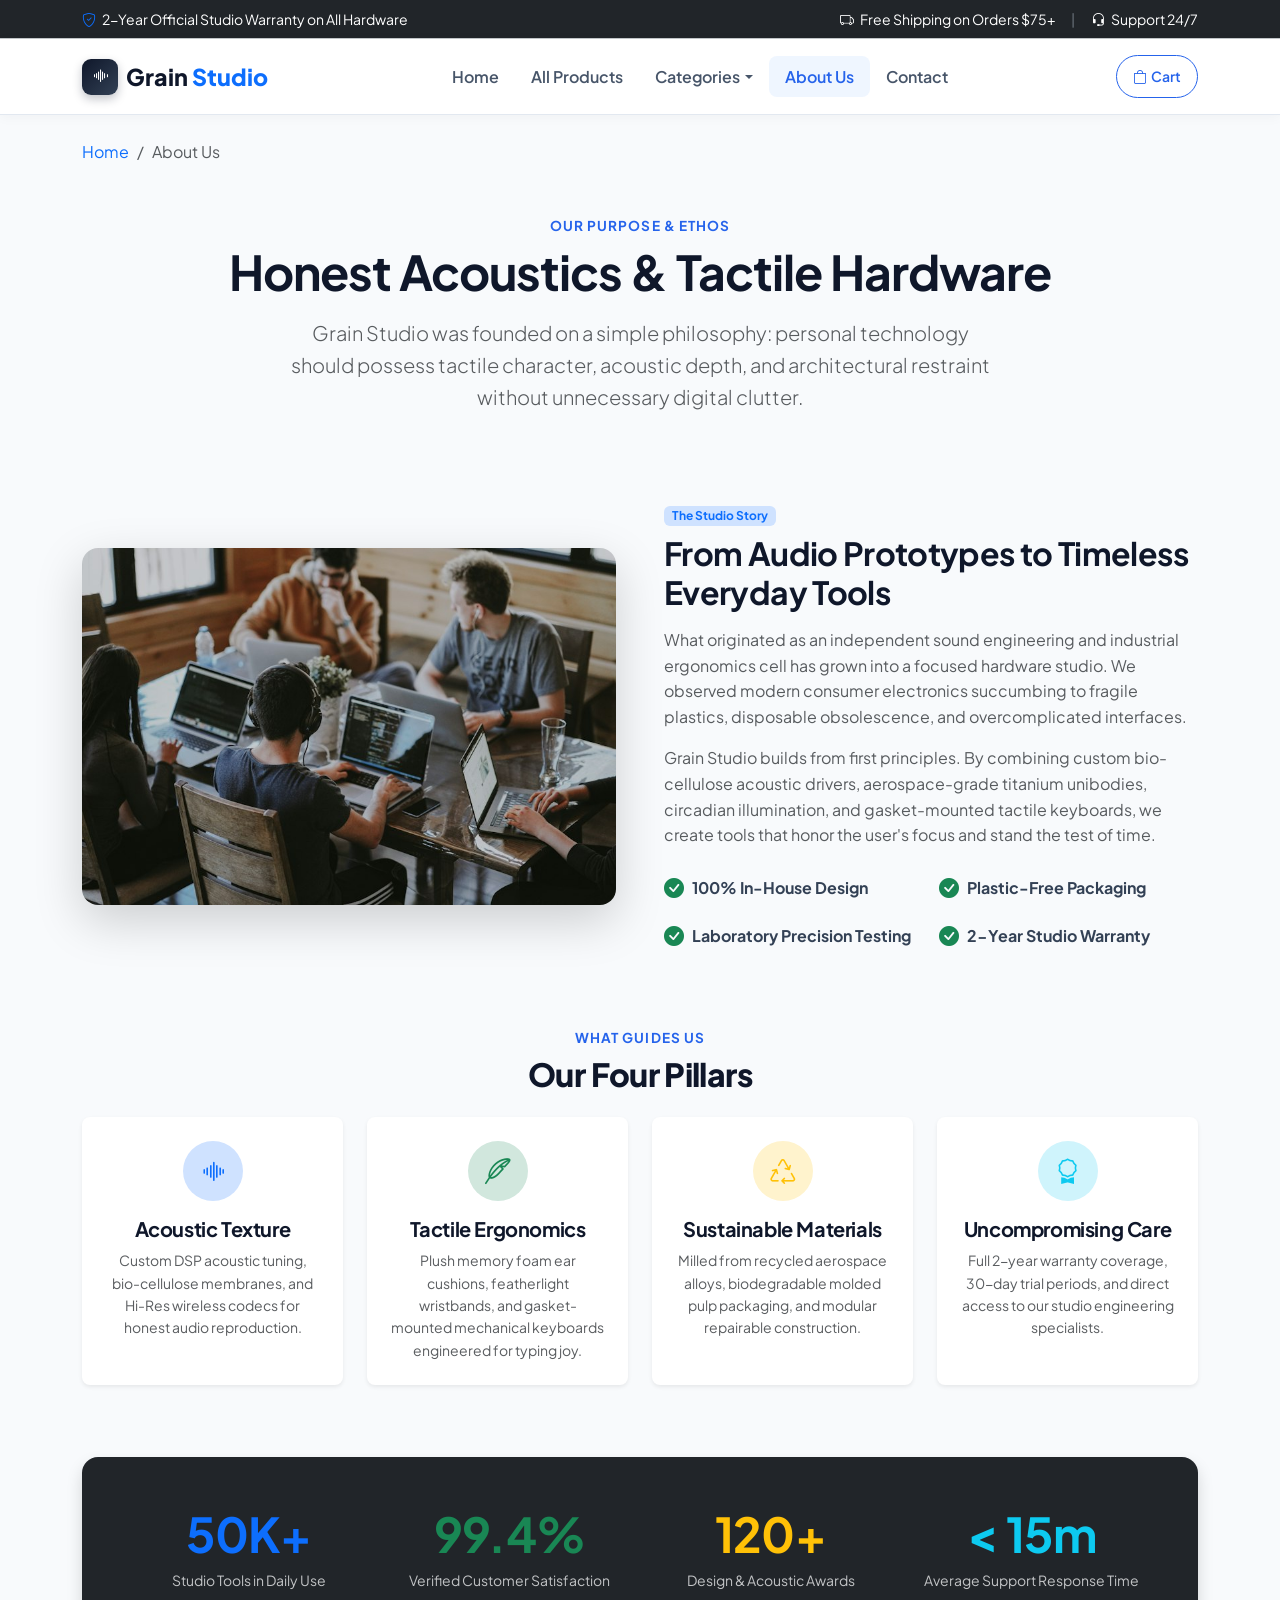
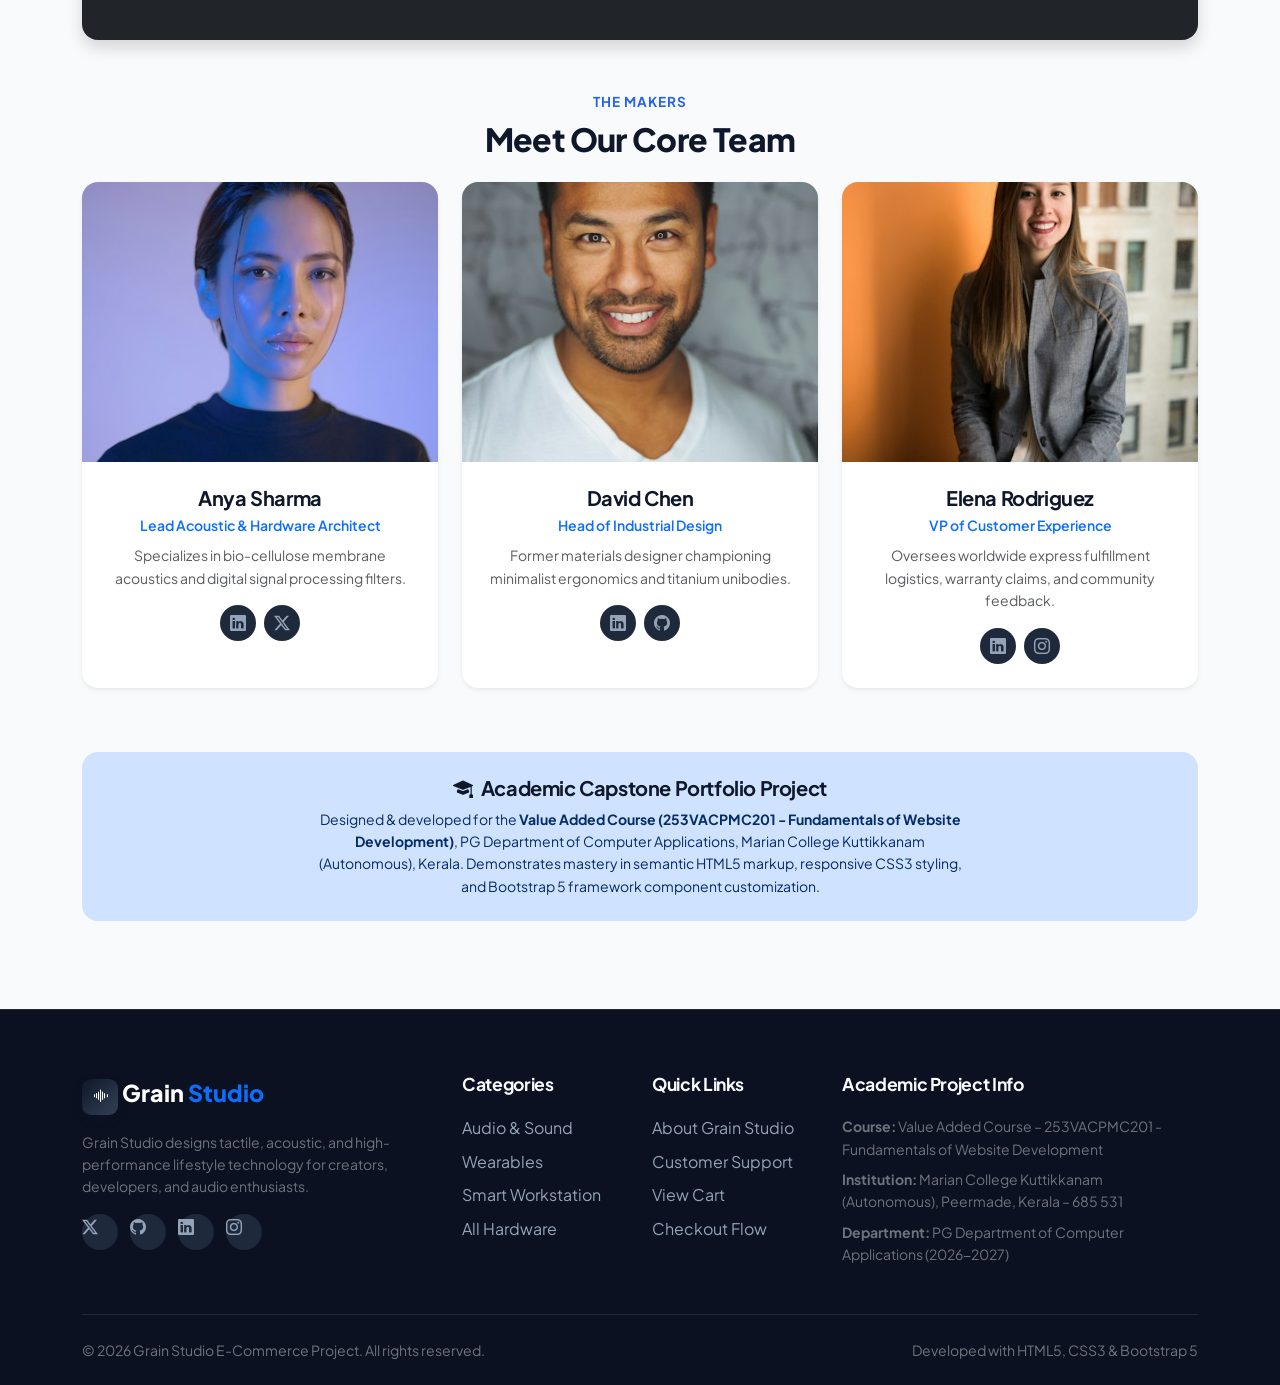
<file: about.html>
<!DOCTYPE html>
<html lang="en">
<head>
  <meta charset="UTF-8">
  <meta name="viewport" content="width=device-width, initial-scale=1.0">
  <title>About Us | Grain Studio Philosophy & Mission</title>
  <!-- Google Fonts -->
  <link rel="preconnect" href="https://fonts.googleapis.com">
  <link rel="preconnect" href="https://fonts.gstatic.com" crossorigin>
  <link href="https://fonts.googleapis.com/css2?family=Plus+Jakarta+Sans:wght@400;500;600;700;800&display=swap" rel="stylesheet">
  <!-- Bootstrap 5 CSS -->
  <link href="https://cdn.jsdelivr.net/npm/bootstrap@5.3.3/dist/css/bootstrap.min.css" rel="stylesheet">
  <!-- Bootstrap Icons -->
  <link href="https://cdn.jsdelivr.net/npm/bootstrap-icons@1.11.3/font/bootstrap-icons.min.css" rel="stylesheet">
  <!-- Custom CSS -->
  <link rel="stylesheet" href="assets/css/style.css">
</head>
<body>

  <!-- Top Announcement Bar -->
  <div class="bg-dark text-white py-2 px-3 border-bottom border-secondary-subtle">
    <div class="container d-flex justify-content-between align-items-center small">
      <div>
        <i class="bi bi-shield-check text-primary me-1"></i> 2-Year Official Studio Warranty on All Hardware
      </div>
      <div class="d-none d-md-flex align-items-center gap-3">
        <span><i class="bi bi-truck me-1"></i> Free Shipping on Orders $75+</span>
        <span class="text-secondary">|</span>
        <a href="contact.html" class="text-white text-decoration-none"><i class="bi bi-headset me-1"></i> Support 24/7</a>
      </div>
    </div>
  </div>

  <!-- Navigation Bar -->
  <nav class="navbar navbar-expand-lg navbar-custom">
    <div class="container">
      <a class="navbar-brand" href="index.html">
        <span class="brand-icon"><i class="bi bi-soundwave"></i></span>
        <span>Grain <span class="text-primary">Studio</span></span>
      </a>
      
      <button class="navbar-toggler border-0 shadow-none" type="button" data-bs-toggle="collapse" data-bs-target="#navbarNovaContent">
        <span class="navbar-toggler-icon"></span>
      </button>

      <div class="collapse navbar-collapse" id="navbarNovaContent">
        <ul class="navbar-nav mx-auto mb-2 mb-lg-0">
          <li class="nav-item">
            <a class="nav-link" href="index.html">Home</a>
          </li>
          <li class="nav-item">
            <a class="nav-link" href="products.html">All Products</a>
          </li>
          <li class="nav-item dropdown">
            <a class="nav-link dropdown-toggle" href="#" role="button" data-bs-toggle="dropdown">Categories</a>
            <ul class="dropdown-menu shadow border-0 mt-2">
              <li><a class="dropdown-item py-2" href="products.html?category=audio"><i class="bi bi-headphones me-2 text-primary"></i> Audio & Sound</a></li>
              <li><a class="dropdown-item py-2" href="products.html?category=wearables"><i class="bi bi-smartwatch me-2 text-primary"></i> Wearables</a></li>
              <li><a class="dropdown-item py-2" href="products.html?category=workstation"><i class="bi bi-laptop me-2 text-primary"></i> Smart Workstation</a></li>
            </ul>
          </li>
          <li class="nav-item">
            <a class="nav-link active" href="about.html">About Us</a>
          </li>
          <li class="nav-item">
            <a class="nav-link" href="contact.html">Contact</a>
          </li>
        </ul>

        <div class="d-flex align-items-center gap-3">
          <a href="cart.html" class="btn btn-outline-primary btn-sm rounded-pill px-3 cart-btn-badge">
            <i class="bi bi-bag me-1"></i> Cart
            <span class="cart-count badge rounded-pill bg-danger" style="display: none;">0</span>
          </a>
        </div>
      </div>
    </div>
  </nav>

  <main class="py-4">
    <div class="container">
      <!-- Breadcrumb -->
      <nav aria-label="breadcrumb" class="mb-4">
        <ol class="breadcrumb mb-0">
          <li class="breadcrumb-item"><a href="index.html" class="text-decoration-none">Home</a></li>
          <li class="breadcrumb-item active" aria-current="page">About Us</li>
        </ol>
      </nav>

      <!-- About Hero -->
      <div class="text-center py-4 mb-5">
        <span class="section-subtitle">Our Purpose & Ethos</span>
        <h1 class="display-5 fw-bold mb-3">Honest Acoustics & Tactile Hardware</h1>
        <p class="lead text-muted mx-auto" style="max-width: 720px;">
          Grain Studio was founded on a simple philosophy: personal technology should possess tactile character, acoustic depth, and architectural restraint without unnecessary digital clutter.
        </p>
      </div>

      <!-- Brand Story Section -->
      <div class="row g-5 align-items-center mb-5 pb-4">
        <div class="col-lg-6">
          <img src="assets/images/about-story.jpg" alt="Grain Studio Design Workshop" class="img-fluid rounded-4 shadow-lg w-100" style="max-height: 420px; object-fit: cover;">
        </div>
        <div class="col-lg-6">
          <span class="badge bg-primary-subtle text-primary mb-2">The Studio Story</span>
          <h2 class="fw-bold mb-3">From Audio Prototypes to Timeless Everyday Tools</h2>
          <p class="text-muted leading-relaxed">
            What originated as an independent sound engineering and industrial ergonomics cell has grown into a focused hardware studio. We observed modern consumer electronics succumbing to fragile plastics, disposable obsolescence, and overcomplicated interfaces.
          </p>
          <p class="text-muted leading-relaxed">
            Grain Studio builds from first principles. By combining custom bio-cellulose acoustic drivers, aerospace-grade titanium unibodies, circadian illumination, and gasket-mounted tactile keyboards, we create tools that honor the user's focus and stand the test of time.
          </p>
          <div class="row g-3 pt-2">
            <div class="col-sm-6">
              <div class="d-flex align-items-center gap-2">
                <i class="bi bi-check-circle-fill text-success fs-5"></i>
                <span class="fw-bold">100% In-House Design</span>
              </div>
            </div>
            <div class="col-sm-6">
              <div class="d-flex align-items-center gap-2">
                <i class="bi bi-check-circle-fill text-success fs-5"></i>
                <span class="fw-bold">Plastic-Free Packaging</span>
              </div>
            </div>
            <div class="col-sm-6">
              <div class="d-flex align-items-center gap-2">
                <i class="bi bi-check-circle-fill text-success fs-5"></i>
                <span class="fw-bold">Laboratory Precision Testing</span>
              </div>
            </div>
            <div class="col-sm-6">
              <div class="d-flex align-items-center gap-2">
                <i class="bi bi-check-circle-fill text-success fs-5"></i>
                <span class="fw-bold">2-Year Studio Warranty</span>
              </div>
            </div>
          </div>
        </div>
      </div>

      <!-- Core Pillars / Values -->
      <div class="mb-5 pb-4">
        <div class="section-header text-center mb-4">
          <span class="section-subtitle">What Guides Us</span>
          <h2 class="section-title">Our Four Pillars</h2>
        </div>

        <div class="row g-4">
          <div class="col-md-6 col-lg-3">
            <div class="card h-100 border-0 shadow-sm p-4 rounded-3 text-center">
              <div class="rounded-circle bg-primary-subtle text-primary d-inline-flex align-items-center justify-content-center mx-auto mb-3" style="width: 60px; height: 60px; font-size: 1.6rem;">
                <i class="bi bi-soundwave"></i>
              </div>
              <h5 class="fw-bold mb-2">Acoustic Texture</h5>
              <p class="text-muted small mb-0">Custom DSP acoustic tuning, bio-cellulose membranes, and Hi-Res wireless codecs for honest audio reproduction.</p>
            </div>
          </div>
          <div class="col-md-6 col-lg-3">
            <div class="card h-100 border-0 shadow-sm p-4 rounded-3 text-center">
              <div class="rounded-circle bg-success-subtle text-success d-inline-flex align-items-center justify-content-center mx-auto mb-3" style="width: 60px; height: 60px; font-size: 1.6rem;">
                <i class="bi bi-feather"></i>
              </div>
              <h5 class="fw-bold mb-2">Tactile Ergonomics</h5>
              <p class="text-muted small mb-0">Plush memory foam ear cushions, featherlight wristbands, and gasket-mounted mechanical keyboards engineered for typing joy.</p>
            </div>
          </div>
          <div class="col-md-6 col-lg-3">
            <div class="card h-100 border-0 shadow-sm p-4 rounded-3 text-center">
              <div class="rounded-circle bg-warning-subtle text-warning d-inline-flex align-items-center justify-content-center mx-auto mb-3" style="width: 60px; height: 60px; font-size: 1.6rem;">
                <i class="bi bi-recycle"></i>
              </div>
              <h5 class="fw-bold mb-2">Sustainable Materials</h5>
              <p class="text-muted small mb-0">Milled from recycled aerospace alloys, biodegradable molded pulp packaging, and modular repairable construction.</p>
            </div>
          </div>
          <div class="col-md-6 col-lg-3">
            <div class="card h-100 border-0 shadow-sm p-4 rounded-3 text-center">
              <div class="rounded-circle bg-info-subtle text-info d-inline-flex align-items-center justify-content-center mx-auto mb-3" style="width: 60px; height: 60px; font-size: 1.6rem;">
                <i class="bi bi-award"></i>
              </div>
              <h5 class="fw-bold mb-2">Uncompromising Care</h5>
              <p class="text-muted small mb-0">Full 2-year warranty coverage, 30-day trial periods, and direct access to our studio engineering specialists.</p>
            </div>
          </div>
        </div>
      </div>

      <!-- Stat Counters Section -->
      <div class="card border-0 bg-dark text-white rounded-4 p-5 mb-5 shadow">
        <div class="row g-4 text-center">
          <div class="col-6 col-lg-3">
            <h2 class="display-5 fw-bold text-primary mb-1">50K+</h2>
            <span class="text-light opacity-75 small">Studio Tools in Daily Use</span>
          </div>
          <div class="col-6 col-lg-3">
            <h2 class="display-5 fw-bold text-success mb-1">99.4%</h2>
            <span class="text-light opacity-75 small">Verified Customer Satisfaction</span>
          </div>
          <div class="col-6 col-lg-3">
            <h2 class="display-5 fw-bold text-warning mb-1">120+</h2>
            <span class="text-light opacity-75 small">Design & Acoustic Awards</span>
          </div>
          <div class="col-6 col-lg-3">
            <h2 class="display-5 fw-bold text-info mb-1">&lt; 15m</h2>
            <span class="text-light opacity-75 small">Average Support Response Time</span>
          </div>
        </div>
      </div>

      <!-- Team Members Section -->
      <div class="mb-5 pb-3">
        <div class="section-header text-center mb-4">
          <span class="section-subtitle">The Makers</span>
          <h2 class="section-title">Meet Our Core Team</h2>
        </div>

        <div class="row g-4">
          <div class="col-md-4">
            <div class="card border-0 shadow-sm rounded-4 overflow-hidden text-center h-100">
              <img src="assets/images/team-1.jpg" alt="Anya Sharma" class="w-100" style="height: 280px; object-fit: cover;">
              <div class="card-body p-4">
                <h5 class="fw-bold mb-1">Anya Sharma</h5>
                <span class="text-primary small fw-semibold d-block mb-2">Lead Acoustic & Hardware Architect</span>
                <p class="text-muted small mb-3">Specializes in bio-cellulose membrane acoustics and digital signal processing filters.</p>
                <div class="d-flex justify-content-center gap-2">
                  <a href="#" class="social-btn"><i class="bi bi-linkedin"></i></a>
                  <a href="#" class="social-btn"><i class="bi bi-twitter-x"></i></a>
                </div>
              </div>
            </div>
          </div>
          <div class="col-md-4">
            <div class="card border-0 shadow-sm rounded-4 overflow-hidden text-center h-100">
              <img src="assets/images/team-2.jpg" alt="David Chen" class="w-100" style="height: 280px; object-fit: cover;">
              <div class="card-body p-4">
                <h5 class="fw-bold mb-1">David Chen</h5>
                <span class="text-primary small fw-semibold d-block mb-2">Head of Industrial Design</span>
                <p class="text-muted small mb-3">Former materials designer championing minimalist ergonomics and titanium unibodies.</p>
                <div class="d-flex justify-content-center gap-2">
                  <a href="#" class="social-btn"><i class="bi bi-linkedin"></i></a>
                  <a href="#" class="social-btn"><i class="bi bi-github"></i></a>
                </div>
              </div>
            </div>
          </div>
          <div class="col-md-4">
            <div class="card border-0 shadow-sm rounded-4 overflow-hidden text-center h-100">
              <img src="assets/images/team-3.jpg" alt="Elena Rodriguez" class="w-100" style="height: 280px; object-fit: cover;">
              <div class="card-body p-4">
                <h5 class="fw-bold mb-1">Elena Rodriguez</h5>
                <span class="text-primary small fw-semibold d-block mb-2">VP of Customer Experience</span>
                <p class="text-muted small mb-3">Oversees worldwide express fulfillment logistics, warranty claims, and community feedback.</p>
                <div class="d-flex justify-content-center gap-2">
                  <a href="#" class="social-btn"><i class="bi bi-linkedin"></i></a>
                  <a href="#" class="social-btn"><i class="bi bi-instagram"></i></a>
                </div>
              </div>
            </div>
          </div>
        </div>
      </div>

      <!-- Academic Accreditation Card -->
      <div class="card border-0 bg-primary-subtle text-primary-emphasis rounded-4 p-4 text-center">
        <h5 class="fw-bold mb-2"><i class="bi bi-mortarboard-fill me-2"></i>Academic Capstone Portfolio Project</h5>
        <p class="small mb-0 mx-auto" style="max-width: 650px;">
          Designed & developed for the <strong>Value Added Course (253VACPMC201 - Fundamentals of Website Development)</strong>, PG Department of Computer Applications, Marian College Kuttikkanam (Autonomous), Kerala. Demonstrates mastery in semantic HTML5 markup, responsive CSS3 styling, and Bootstrap 5 framework component customization.
        </p>
      </div>
    </div>
  </main>

  <!-- Footer -->
  <footer class="footer-custom">
    <div class="container">
      <div class="row g-4">
        <div class="col-lg-4">
          <a class="navbar-brand text-white mb-3" href="index.html">
            <span class="brand-icon"><i class="bi bi-soundwave"></i></span>
            <span class="text-white">Grain <span class="text-primary">Studio</span></span>
          </a>
          <p class="small text-secondary mb-3">
            Grain Studio designs tactile, acoustic, and high-performance lifestyle technology for creators, developers, and audio enthusiasts.
          </p>
          <div class="social-links">
            <a href="#" class="social-btn"><i class="bi bi-twitter-x"></i></a>
            <a href="#" class="social-btn"><i class="bi bi-github"></i></a>
            <a href="#" class="social-btn"><i class="bi bi-linkedin"></i></a>
            <a href="#" class="social-btn"><i class="bi bi-instagram"></i></a>
          </div>
        </div>

        <div class="col-6 col-lg-2">
          <h5>Categories</h5>
          <ul class="list-unstyled">
            <li><a href="products.html?category=audio">Audio & Sound</a></li>
            <li><a href="products.html?category=wearables">Wearables</a></li>
            <li><a href="products.html?category=workstation">Smart Workstation</a></li>
            <li><a href="products.html">All Hardware</a></li>
          </ul>
        </div>

        <div class="col-6 col-lg-2">
          <h5>Quick Links</h5>
          <ul class="list-unstyled">
            <li><a href="about.html">About Grain Studio</a></li>
            <li><a href="contact.html">Customer Support</a></li>
            <li><a href="cart.html">View Cart</a></li>
            <li><a href="checkout.html">Checkout Flow</a></li>
          </ul>
        </div>

        <div class="col-lg-4">
          <h5>Academic Project Info</h5>
          <p class="small text-secondary mb-2">
            <strong>Course:</strong> Value Added Course – 253VACPMC201 - Fundamentals of Website Development
          </p>
          <p class="small text-secondary mb-2">
            <strong>Institution:</strong> Marian College Kuttikkanam (Autonomous), Peermade, Kerala – 685 531
          </p>
          <p class="small text-secondary mb-0">
            <strong>Department:</strong> PG Department of Computer Applications (2026-2027)
          </p>
        </div>
      </div>

      <div class="footer-bottom d-flex flex-wrap justify-content-between align-items-center text-secondary">
        <div>
          &copy; 2026 Grain Studio E-Commerce Project. All rights reserved.
        </div>
        <div>
          Developed with HTML5, CSS3 & Bootstrap 5
        </div>
      </div>
    </div>
  </footer>

  <!-- Bootstrap 5 JS Bundle -->
  <script src="https://cdn.jsdelivr.net/npm/bootstrap@5.3.3/dist/js/bootstrap.bundle.min.js"></script>
  <!-- Catalog Data & Main Logic -->
  <script src="assets/js/products-data.js"></script>
  <script src="assets/js/main.js"></script>
</body>
</html>
</file>
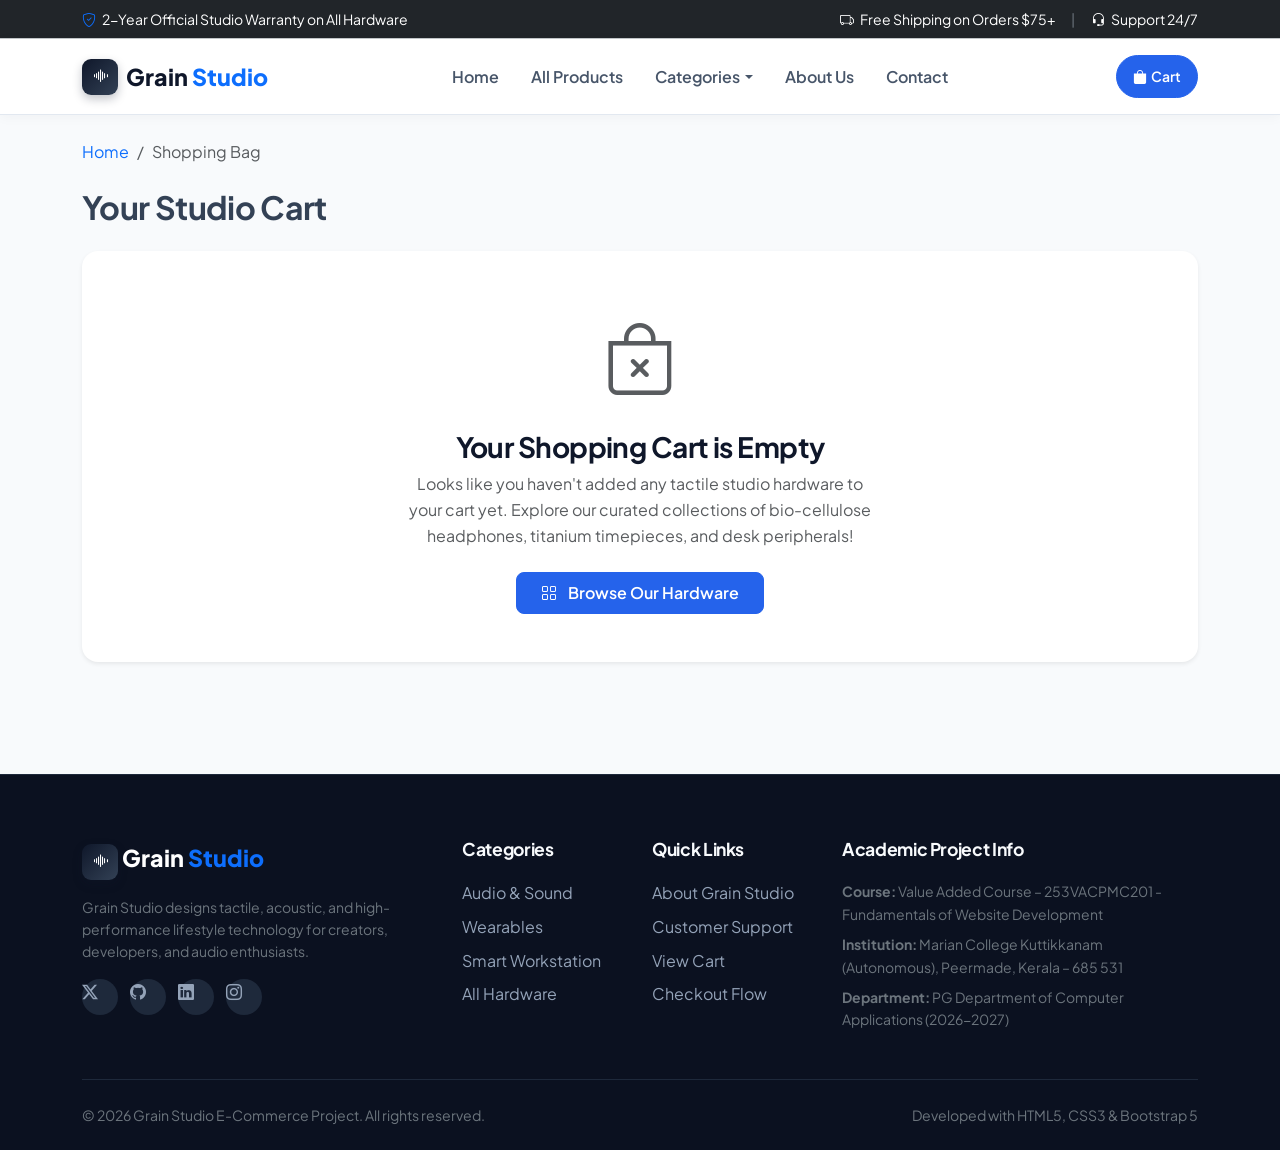
<file: cart.html>
<!DOCTYPE html>
<html lang="en">
<head>
  <meta charset="UTF-8">
  <meta name="viewport" content="width=device-width, initial-scale=1.0">
  <title>Your Studio Bag | Grain Studio</title>
  <!-- Google Fonts -->
  <link rel="preconnect" href="https://fonts.googleapis.com">
  <link rel="preconnect" href="https://fonts.gstatic.com" crossorigin>
  <link href="https://fonts.googleapis.com/css2?family=Plus+Jakarta+Sans:wght@400;500;600;700;800&display=swap" rel="stylesheet">
  <!-- Bootstrap 5 CSS -->
  <link href="https://cdn.jsdelivr.net/npm/bootstrap@5.3.3/dist/css/bootstrap.min.css" rel="stylesheet">
  <!-- Bootstrap Icons -->
  <link href="https://cdn.jsdelivr.net/npm/bootstrap-icons@1.11.3/font/bootstrap-icons.min.css" rel="stylesheet">
  <!-- Custom CSS -->
  <link rel="stylesheet" href="assets/css/style.css">
</head>
<body>

  <!-- Top Announcement Bar -->
  <div class="bg-dark text-white py-2 px-3 border-bottom border-secondary-subtle">
    <div class="container d-flex justify-content-between align-items-center small">
      <div>
        <i class="bi bi-shield-check text-primary me-1"></i> 2-Year Official Studio Warranty on All Hardware
      </div>
      <div class="d-none d-md-flex align-items-center gap-3">
        <span><i class="bi bi-truck me-1"></i> Free Shipping on Orders $75+</span>
        <span class="text-secondary">|</span>
        <a href="contact.html" class="text-white text-decoration-none"><i class="bi bi-headset me-1"></i> Support 24/7</a>
      </div>
    </div>
  </div>

  <!-- Navigation Bar -->
  <nav class="navbar navbar-expand-lg navbar-custom">
    <div class="container">
      <a class="navbar-brand" href="index.html">
        <span class="brand-icon"><i class="bi bi-soundwave"></i></span>
        <span>Grain <span class="text-primary">Studio</span></span>
      </a>
      
      <button class="navbar-toggler border-0 shadow-none" type="button" data-bs-toggle="collapse" data-bs-target="#navbarNovaContent">
        <span class="navbar-toggler-icon"></span>
      </button>

      <div class="collapse navbar-collapse" id="navbarNovaContent">
        <ul class="navbar-nav mx-auto mb-2 mb-lg-0">
          <li class="nav-item">
            <a class="nav-link" href="index.html">Home</a>
          </li>
          <li class="nav-item">
            <a class="nav-link" href="products.html">All Products</a>
          </li>
          <li class="nav-item dropdown">
            <a class="nav-link dropdown-toggle" href="#" role="button" data-bs-toggle="dropdown">Categories</a>
            <ul class="dropdown-menu shadow border-0 mt-2">
              <li><a class="dropdown-item py-2" href="products.html?category=audio"><i class="bi bi-headphones me-2 text-primary"></i> Audio & Sound</a></li>
              <li><a class="dropdown-item py-2" href="products.html?category=wearables"><i class="bi bi-smartwatch me-2 text-primary"></i> Wearables</a></li>
              <li><a class="dropdown-item py-2" href="products.html?category=workstation"><i class="bi bi-laptop me-2 text-primary"></i> Smart Workstation</a></li>
            </ul>
          </li>
          <li class="nav-item">
            <a class="nav-link" href="about.html">About Us</a>
          </li>
          <li class="nav-item">
            <a class="nav-link" href="contact.html">Contact</a>
          </li>
        </ul>

        <div class="d-flex align-items-center gap-3">
          <a href="cart.html" class="btn btn-primary btn-sm rounded-pill px-3 cart-btn-badge">
            <i class="bi bi-bag-fill me-1"></i> Cart
            <span class="cart-count badge rounded-pill bg-danger" style="display: none;">0</span>
          </a>
        </div>
      </div>
    </div>
  </nav>

  <main class="py-4">
    <div class="container">
      <!-- Breadcrumb -->
      <nav aria-label="breadcrumb" class="mb-4">
        <ol class="breadcrumb mb-0">
          <li class="breadcrumb-item"><a href="index.html" class="text-decoration-none">Home</a></li>
          <li class="breadcrumb-item active" aria-current="page">Shopping Bag</li>
        </ol>
      </nav>

      <h1 class="h2 fw-bold mb-4">Your Studio Cart</h1>

      <!-- Active Cart Layout -->
      <div id="cartActiveSection" class="row g-4">
        <!-- Cart Table Items -->
        <div class="col-lg-8">
          <div class="card border-0 shadow-sm rounded-4 overflow-hidden mb-4">
            <div class="table-responsive">
              <table class="table cart-table align-middle mb-0">
                <thead>
                  <tr>
                    <th>Product</th>
                    <th>Price</th>
                    <th style="min-width: 130px;">Quantity</th>
                    <th>Subtotal</th>
                    <th class="text-end">Action</th>
                  </tr>
                </thead>
                <tbody id="cartTableBody">
                  <!-- Populated dynamically -->
                </tbody>
              </table>
            </div>
            <div class="p-3 bg-light d-flex justify-content-between align-items-center border-top">
              <a href="products.html" class="btn btn-outline-secondary btn-sm">
                <i class="bi bi-arrow-left me-1"></i> Continue Shopping
              </a>
              <button class="btn btn-outline-danger btn-sm" id="clearCartBtn">
                <i class="bi bi-trash3 me-1"></i> Clear Cart
              </button>
            </div>
          </div>

          <!-- Trust Badges -->
          <div class="row g-3">
            <div class="col-md-4">
              <div class="p-3 bg-white rounded-3 shadow-sm d-flex align-items-center gap-2 small">
                <i class="bi bi-shield-check text-primary fs-4"></i>
                <span>2-Year Studio Warranty</span>
              </div>
            </div>
            <div class="col-md-4">
              <div class="p-3 bg-white rounded-3 shadow-sm d-flex align-items-center gap-2 small">
                <i class="bi bi-arrow-repeat text-primary fs-4"></i>
                <span>30-Day Money Back</span>
              </div>
            </div>
            <div class="col-md-4">
              <div class="p-3 bg-white rounded-3 shadow-sm d-flex align-items-center gap-2 small">
                <i class="bi bi-lock-fill text-primary fs-4"></i>
                <span>256-bit Secure Checkout</span>
              </div>
            </div>
          </div>
        </div>

        <!-- Order Summary Column -->
        <div class="col-lg-4">
          <div class="order-summary-card">
            <h5 class="fw-bold mb-3">Order Summary</h5>

            <div class="d-flex justify-content-between mb-2">
              <span class="text-muted">Items Subtotal</span>
              <span class="fw-bold text-dark" id="summarySubtotal">$0.00</span>
            </div>

            <div class="d-flex justify-content-between mb-2">
              <span class="text-muted">Estimated Tax (8%)</span>
              <span class="fw-semibold text-dark" id="summaryTax">$0.00</span>
            </div>

            <!-- Shipping Option -->
            <div class="mb-3">
              <label class="form-label text-muted small fw-bold mb-1">Shipping Method</label>
              <select class="form-select form-select-sm" id="shippingSelect">
                <option value="0" selected>Standard Express (Free)</option>
                <option value="15">Overnight Priority Air (+$15.00)</option>
              </select>
            </div>

            <!-- Promo Code Input -->
            <div class="mb-3">
              <label class="form-label text-muted small fw-bold mb-1">Promo Code</label>
              <div class="input-group input-group-sm">
                <input type="text" class="form-control" id="promoInput" placeholder="Try 'GRAIN10'">
                <button class="btn btn-outline-primary" type="button" id="applyPromoBtn">Apply</button>
              </div>
              <div id="promoFeedback" class="small mt-1" style="display: none;"></div>
            </div>

            <div class="d-flex justify-content-between mb-3 text-success fw-semibold" id="discountRow" style="display: none !important;">
              <span>Promo Discount</span>
              <span id="summaryDiscount">-$0.00</span>
            </div>

            <hr class="my-3">

            <div class="d-flex justify-content-between align-items-center mb-4">
              <span class="fs-5 fw-bold text-dark">Estimated Total</span>
              <span class="fs-4 fw-bold text-primary" id="summaryTotal">$0.00</span>
            </div>

            <a href="checkout.html" class="btn btn-primary btn-lg w-100 shadow-sm d-flex align-items-center justify-content-center gap-2">
              Proceed to Checkout <i class="bi bi-arrow-right"></i>
            </a>

            <div class="text-center mt-3">
              <small class="text-muted"><i class="bi bi-lock me-1"></i>Bank-grade 256-bit encryption</small>
            </div>
          </div>
        </div>
      </div>

      <!-- Empty Cart State -->
      <div id="cartEmptySection" class="card border-0 shadow-sm rounded-4 p-5 text-center my-4" style="display: none;">
        <div class="mb-3">
          <i class="bi bi-bag-x text-muted" style="font-size: 4.5rem;"></i>
        </div>
        <h3 class="fw-bold mb-2">Your Shopping Cart is Empty</h3>
        <p class="text-muted mx-auto mb-4" style="max-width: 480px;">
          Looks like you haven't added any tactile studio hardware to your cart yet. Explore our curated collections of bio-cellulose headphones, titanium timepieces, and desk peripherals!
        </p>
        <div>
          <a href="products.html" class="btn btn-primary px-4 py-2">
            <i class="bi bi-grid me-2"></i> Browse Our Hardware
          </a>
        </div>
      </div>
    </div>
  </main>

  <!-- Footer -->
  <footer class="footer-custom">
    <div class="container">
      <div class="row g-4">
        <div class="col-lg-4">
          <a class="navbar-brand text-white mb-3" href="index.html">
            <span class="brand-icon"><i class="bi bi-soundwave"></i></span>
            <span class="text-white">Grain <span class="text-primary">Studio</span></span>
          </a>
          <p class="small text-secondary mb-3">
            Grain Studio designs tactile, acoustic, and high-performance lifestyle technology for creators, developers, and audio enthusiasts.
          </p>
          <div class="social-links">
            <a href="#" class="social-btn"><i class="bi bi-twitter-x"></i></a>
            <a href="#" class="social-btn"><i class="bi bi-github"></i></a>
            <a href="#" class="social-btn"><i class="bi bi-linkedin"></i></a>
            <a href="#" class="social-btn"><i class="bi bi-instagram"></i></a>
          </div>
        </div>

        <div class="col-6 col-lg-2">
          <h5>Categories</h5>
          <ul class="list-unstyled">
            <li><a href="products.html?category=audio">Audio & Sound</a></li>
            <li><a href="products.html?category=wearables">Wearables</a></li>
            <li><a href="products.html?category=workstation">Smart Workstation</a></li>
            <li><a href="products.html">All Hardware</a></li>
          </ul>
        </div>

        <div class="col-6 col-lg-2">
          <h5>Quick Links</h5>
          <ul class="list-unstyled">
            <li><a href="about.html">About Grain Studio</a></li>
            <li><a href="contact.html">Customer Support</a></li>
            <li><a href="cart.html">View Cart</a></li>
            <li><a href="checkout.html">Checkout Flow</a></li>
          </ul>
        </div>

        <div class="col-lg-4">
          <h5>Academic Project Info</h5>
          <p class="small text-secondary mb-2">
            <strong>Course:</strong> Value Added Course – 253VACPMC201 - Fundamentals of Website Development
          </p>
          <p class="small text-secondary mb-2">
            <strong>Institution:</strong> Marian College Kuttikkanam (Autonomous), Peermade, Kerala – 685 531
          </p>
          <p class="small text-secondary mb-0">
            <strong>Department:</strong> PG Department of Computer Applications (2026-2027)
          </p>
        </div>
      </div>

      <div class="footer-bottom d-flex flex-wrap justify-content-between align-items-center text-secondary">
        <div>
          &copy; 2026 Grain Studio E-Commerce Project. All rights reserved.
        </div>
        <div>
          Developed with HTML5, CSS3 & Bootstrap 5
        </div>
      </div>
    </div>
  </footer>

  <!-- Bootstrap 5 JS Bundle -->
  <script src="https://cdn.jsdelivr.net/npm/bootstrap@5.3.3/dist/js/bootstrap.bundle.min.js"></script>
  <!-- Catalog Data & Main Logic -->
  <script src="assets/js/products-data.js"></script>
  <script src="assets/js/main.js"></script>
  <script>
    // Cart Page Controller
    document.addEventListener('DOMContentLoaded', () => {
      const activeSec = document.getElementById('cartActiveSection');
      const emptySec = document.getElementById('cartEmptySection');
      const tbody = document.getElementById('cartTableBody');
      const subtotalEl = document.getElementById('summarySubtotal');
      const taxEl = document.getElementById('summaryTax');
      const totalEl = document.getElementById('summaryTotal');
      const discountRow = document.getElementById('discountRow');
      const discountEl = document.getElementById('summaryDiscount');
      const shippingSelect = document.getElementById('shippingSelect');
      const promoInput = document.getElementById('promoInput');
      const promoBtn = document.getElementById('applyPromoBtn');
      const promoFeedback = document.getElementById('promoFeedback');
      const clearBtn = document.getElementById('clearCartBtn');

      let promoDiscountRate = 0;
      let appliedPromo = localStorage.getItem(APPLIED_PROMO_KEY);
      if (appliedPromo === 'GRAIN10') promoDiscountRate = 0.10;

      function renderCart() {
        const cart = getCart();

        if (cart.length === 0) {
          activeSec.style.display = 'none';
          emptySec.style.display = 'block';
          return;
        }

        activeSec.style.display = 'flex';
        emptySec.style.display = 'none';

        tbody.innerHTML = cart.map(item => `
          <tr>
            <td>
              <div class="d-flex align-items-center gap-3">
                <img src="${item.image}" alt="${item.name}" class="cart-item-img">
                <div>
                  <h6 class="mb-0 fw-bold"><a href="product-details.html?id=${item.id}" class="text-dark text-decoration-none">${item.name}</a></h6>
                  <small class="text-muted">Finish: <span class="fw-semibold">${item.color || 'Standard'}</span></small>
                </div>
              </div>
            </td>
            <td class="fw-semibold text-dark">$${item.price.toFixed(2)}</td>
            <td>
              <div class="quantity-control">
                <button type="button" class="quantity-btn item-minus" data-id="${item.id}" data-color="${item.color}"><i class="bi bi-dash"></i></button>
                <input type="text" class="quantity-input" value="${item.quantity}" readonly>
                <button type="button" class="quantity-btn item-plus" data-id="${item.id}" data-color="${item.color}"><i class="bi bi-plus"></i></button>
              </div>
            </td>
            <td class="fw-bold text-dark">$${(item.price * item.quantity).toFixed(2)}</td>
            <td class="text-end">
              <button class="btn btn-outline-danger btn-sm item-remove" data-id="${item.id}" data-color="${item.color}" title="Remove Item">
                <i class="bi bi-trash"></i>
              </button>
            </td>
          </tr>
        `).join('');

        tbody.querySelectorAll('.item-minus').forEach(btn => {
          btn.addEventListener('click', () => {
            const id = parseInt(btn.dataset.id);
            const color = btn.dataset.color;
            const item = cart.find(i => i.id === id && i.color === color);
            if (item) updateCartQuantity(id, color, item.quantity - 1);
            renderCart();
          });
        });

        tbody.querySelectorAll('.item-plus').forEach(btn => {
          btn.addEventListener('click', () => {
            const id = parseInt(btn.dataset.id);
            const color = btn.dataset.color;
            const item = cart.find(i => i.id === id && i.color === color);
            if (item) updateCartQuantity(id, color, item.quantity + 1);
            renderCart();
          });
        });

        tbody.querySelectorAll('.item-remove').forEach(btn => {
          btn.addEventListener('click', () => {
            const id = parseInt(btn.dataset.id);
            const color = btn.dataset.color;
            removeFromCart(id, color);
            renderCart();
          });
        });

        const subtotal = getCartSubtotal();
        const tax = subtotal * 0.08;
        const shipping = parseFloat(shippingSelect.value) || 0;
        let discount = subtotal * promoDiscountRate;

        subtotalEl.textContent = `$${subtotal.toFixed(2)}`;
        taxEl.textContent = `$${tax.toFixed(2)}`;

        if (promoDiscountRate > 0) {
          discountRow.style.setProperty('display', 'flex', 'important');
          discountEl.textContent = `-$${discount.toFixed(2)}`;
        } else {
          discountRow.style.setProperty('display', 'none', 'important');
        }

        const grandTotal = Math.max(0, subtotal - discount + tax + shipping);
        totalEl.textContent = `$${grandTotal.toFixed(2)}`;
      }

      promoBtn.addEventListener('click', () => {
        const code = promoInput.value.trim().toUpperCase();
        if (code === 'GRAIN10') {
          promoDiscountRate = 0.10;
          localStorage.setItem(APPLIED_PROMO_KEY, 'GRAIN10');
          promoFeedback.style.display = 'block';
          promoFeedback.className = 'small mt-1 text-success';
          promoFeedback.textContent = '10% studio discount applied!';
          showToast('Coupon GRAIN10 applied: 10% OFF!', 'success');
        } else if (code) {
          promoFeedback.style.display = 'block';
          promoFeedback.className = 'small mt-1 text-danger';
          promoFeedback.textContent = 'Invalid promo code. Try "GRAIN10"';
        }
        renderCart();
      });

      shippingSelect.addEventListener('change', renderCart);

      clearBtn.addEventListener('click', () => {
        if (confirm('Are you sure you want to empty your shopping cart?')) {
          clearCart();
          renderCart();
        }
      });

      if (appliedPromo === 'GRAIN10') {
        promoInput.value = 'GRAIN10';
        promoFeedback.style.display = 'block';
        promoFeedback.className = 'small mt-1 text-success';
        promoFeedback.textContent = '10% studio discount active!';
      }

      renderCart();
    });
  </script>
</body>
</html>
</file>
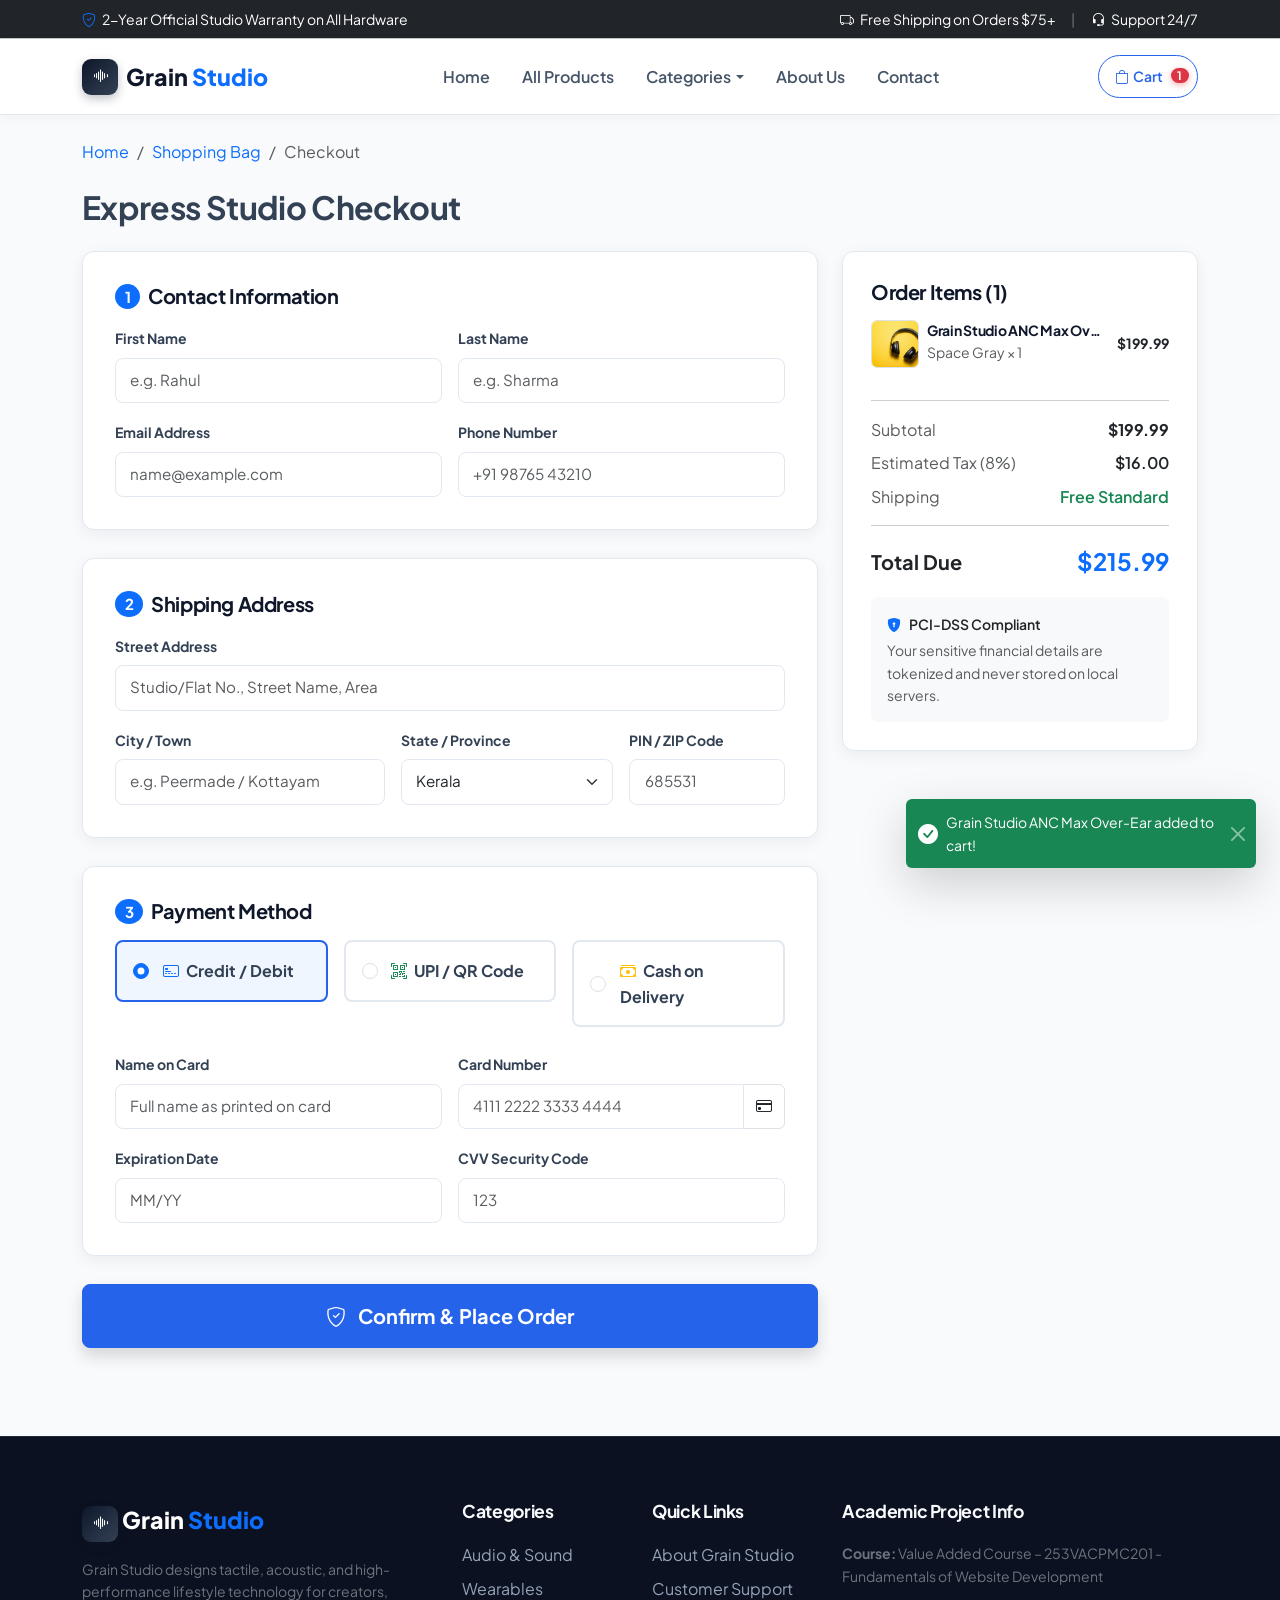
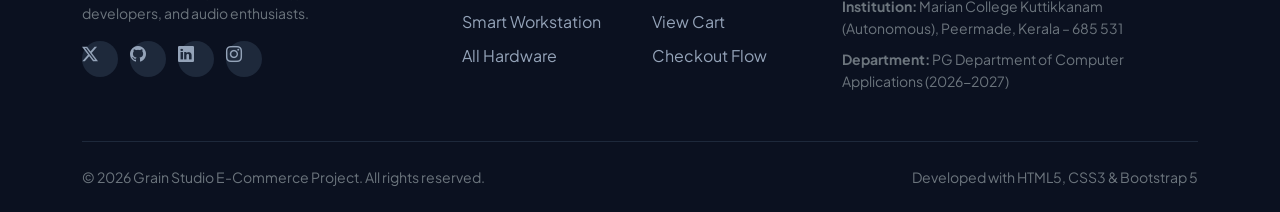
<file: checkout.html>
<!DOCTYPE html>
<html lang="en">
<head>
  <meta charset="UTF-8">
  <meta name="viewport" content="width=device-width, initial-scale=1.0">
  <title>Secure Checkout | Grain Studio</title>
  <!-- Google Fonts -->
  <link rel="preconnect" href="https://fonts.googleapis.com">
  <link rel="preconnect" href="https://fonts.gstatic.com" crossorigin>
  <link href="https://fonts.googleapis.com/css2?family=Plus+Jakarta+Sans:wght@400;500;600;700;800&display=swap" rel="stylesheet">
  <!-- Bootstrap 5 CSS -->
  <link href="https://cdn.jsdelivr.net/npm/bootstrap@5.3.3/dist/css/bootstrap.min.css" rel="stylesheet">
  <!-- Bootstrap Icons -->
  <link href="https://cdn.jsdelivr.net/npm/bootstrap-icons@1.11.3/font/bootstrap-icons.min.css" rel="stylesheet">
  <!-- Custom CSS -->
  <link rel="stylesheet" href="assets/css/style.css">
</head>
<body>

  <!-- Top Announcement Bar -->
  <div class="bg-dark text-white py-2 px-3 border-bottom border-secondary-subtle">
    <div class="container d-flex justify-content-between align-items-center small">
      <div>
        <i class="bi bi-shield-check text-primary me-1"></i> 2-Year Official Studio Warranty on All Hardware
      </div>
      <div class="d-none d-md-flex align-items-center gap-3">
        <span><i class="bi bi-truck me-1"></i> Free Shipping on Orders $75+</span>
        <span class="text-secondary">|</span>
        <a href="contact.html" class="text-white text-decoration-none"><i class="bi bi-headset me-1"></i> Support 24/7</a>
      </div>
    </div>
  </div>

  <!-- Navigation Bar -->
  <nav class="navbar navbar-expand-lg navbar-custom">
    <div class="container">
      <a class="navbar-brand" href="index.html">
        <span class="brand-icon"><i class="bi bi-soundwave"></i></span>
        <span>Grain <span class="text-primary">Studio</span></span>
      </a>
      
      <button class="navbar-toggler border-0 shadow-none" type="button" data-bs-toggle="collapse" data-bs-target="#navbarNovaContent">
        <span class="navbar-toggler-icon"></span>
      </button>

      <div class="collapse navbar-collapse" id="navbarNovaContent">
        <ul class="navbar-nav mx-auto mb-2 mb-lg-0">
          <li class="nav-item">
            <a class="nav-link" href="index.html">Home</a>
          </li>
          <li class="nav-item">
            <a class="nav-link" href="products.html">All Products</a>
          </li>
          <li class="nav-item dropdown">
            <a class="nav-link dropdown-toggle" href="#" role="button" data-bs-toggle="dropdown">Categories</a>
            <ul class="dropdown-menu shadow border-0 mt-2">
              <li><a class="dropdown-item py-2" href="products.html?category=audio"><i class="bi bi-headphones me-2 text-primary"></i> Audio & Sound</a></li>
              <li><a class="dropdown-item py-2" href="products.html?category=wearables"><i class="bi bi-smartwatch me-2 text-primary"></i> Wearables</a></li>
              <li><a class="dropdown-item py-2" href="products.html?category=workstation"><i class="bi bi-laptop me-2 text-primary"></i> Smart Workstation</a></li>
            </ul>
          </li>
          <li class="nav-item">
            <a class="nav-link" href="about.html">About Us</a>
          </li>
          <li class="nav-item">
            <a class="nav-link" href="contact.html">Contact</a>
          </li>
        </ul>

        <div class="d-flex align-items-center gap-3">
          <a href="cart.html" class="btn btn-outline-primary btn-sm rounded-pill px-3 cart-btn-badge">
            <i class="bi bi-bag me-1"></i> Cart
            <span class="cart-count badge rounded-pill bg-danger" style="display: none;">0</span>
          </a>
        </div>
      </div>
    </div>
  </nav>

  <main class="py-4">
    <div class="container">
      <!-- Breadcrumb -->
      <nav aria-label="breadcrumb" class="mb-4">
        <ol class="breadcrumb mb-0">
          <li class="breadcrumb-item"><a href="index.html" class="text-decoration-none">Home</a></li>
          <li class="breadcrumb-item"><a href="cart.html" class="text-decoration-none">Shopping Bag</a></li>
          <li class="breadcrumb-item active" aria-current="page">Checkout</li>
        </ol>
      </nav>

      <h1 class="h2 fw-bold mb-4">Express Studio Checkout</h1>

      <div class="row g-4">
        <!-- Checkout Form Column -->
        <div class="col-lg-8">
          <form id="checkoutForm" class="needs-validation" novalidate>
            
            <!-- Step 1: Customer Contact -->
            <div class="checkout-card">
              <h5 class="fw-bold mb-3 d-flex align-items-center gap-2">
                <span class="badge bg-primary rounded-circle">1</span>
                Contact Information
              </h5>
              <div class="row g-3">
                <div class="col-md-6">
                  <label for="firstName" class="form-label small fw-bold">First Name</label>
                  <input type="text" class="form-control" id="firstName" placeholder="e.g. Rahul" required>
                  <div class="invalid-feedback">First name is required.</div>
                </div>
                <div class="col-md-6">
                  <label for="lastName" class="form-label small fw-bold">Last Name</label>
                  <input type="text" class="form-control" id="lastName" placeholder="e.g. Sharma" required>
                  <div class="invalid-feedback">Last name is required.</div>
                </div>
                <div class="col-md-6">
                  <label for="email" class="form-label small fw-bold">Email Address</label>
                  <input type="email" class="form-control" id="email" placeholder="name@example.com" required>
                  <div class="invalid-feedback">Valid email required for studio order dispatch.</div>
                </div>
                <div class="col-md-6">
                  <label for="phone" class="form-label small fw-bold">Phone Number</label>
                  <input type="tel" class="form-control" id="phone" placeholder="+91 98765 43210" required>
                  <div class="invalid-feedback">Phone number required for courier coordination.</div>
                </div>
              </div>
            </div>

            <!-- Step 2: Shipping Address -->
            <div class="checkout-card">
              <h5 class="fw-bold mb-3 d-flex align-items-center gap-2">
                <span class="badge bg-primary rounded-circle">2</span>
                Shipping Address
              </h5>
              <div class="row g-3">
                <div class="col-12">
                  <label for="address" class="form-label small fw-bold">Street Address</label>
                  <input type="text" class="form-control" id="address" placeholder="Studio/Flat No., Street Name, Area" required>
                  <div class="invalid-feedback">Please enter your shipping address.</div>
                </div>
                <div class="col-md-5">
                  <label for="city" class="form-label small fw-bold">City / Town</label>
                  <input type="text" class="form-control" id="city" placeholder="e.g. Peermade / Kottayam" required>
                  <div class="invalid-feedback">City is required.</div>
                </div>
                <div class="col-md-4">
                  <label for="state" class="form-label small fw-bold">State / Province</label>
                  <select class="form-select" id="state" required>
                    <option value="">Select State</option>
                    <option value="Kerala" selected>Kerala</option>
                    <option value="Tamil Nadu">Tamil Nadu</option>
                    <option value="Karnataka">Karnataka</option>
                    <option value="Maharashtra">Maharashtra</option>
                    <option value="Delhi">Delhi</option>
                  </select>
                  <div class="invalid-feedback">Please select a state.</div>
                </div>
                <div class="col-md-3">
                  <label for="zip" class="form-label small fw-bold">PIN / ZIP Code</label>
                  <input type="text" class="form-control" id="zip" placeholder="685531" required>
                  <div class="invalid-feedback">Valid postal PIN code required.</div>
                </div>
              </div>
            </div>

            <!-- Step 3: Payment Options -->
            <div class="checkout-card">
              <h5 class="fw-bold mb-3 d-flex align-items-center gap-2">
                <span class="badge bg-primary rounded-circle">3</span>
                Payment Method
              </h5>

              <div class="row g-3 mb-4">
                <div class="col-md-4">
                  <div class="payment-method-card active" id="payCardOption">
                    <input class="form-check-input mt-0" type="radio" name="paymentMethod" id="payCard" value="card" checked>
                    <label class="form-check-label fw-bold mb-0" for="payCard">
                      <i class="bi bi-credit-card-2-front text-primary me-1"></i> Credit / Debit
                    </label>
                  </div>
                </div>
                <div class="col-md-4">
                  <div class="payment-method-card" id="payUpiOption">
                    <input class="form-check-input mt-0" type="radio" name="paymentMethod" id="payUpi" value="upi">
                    <label class="form-check-label fw-bold mb-0" for="payUpi">
                      <i class="bi bi-qr-code-scan text-success me-1"></i> UPI / QR Code
                    </label>
                  </div>
                </div>
                <div class="col-md-4">
                  <div class="payment-method-card" id="payCodOption">
                    <input class="form-check-input mt-0" type="radio" name="paymentMethod" id="payCod" value="cod">
                    <label class="form-check-label fw-bold mb-0" for="payCod">
                      <i class="bi bi-cash-stack text-warning me-1"></i> Cash on Delivery
                    </label>
                  </div>
                </div>
              </div>

              <!-- Card Details Block -->
              <div id="cardDetailsBlock">
                <div class="row g-3">
                  <div class="col-md-6">
                    <label for="ccName" class="form-label small fw-bold">Name on Card</label>
                    <input type="text" class="form-control" id="ccName" placeholder="Full name as printed on card">
                  </div>
                  <div class="col-md-6">
                    <label for="ccNumber" class="form-label small fw-bold">Card Number</label>
                    <div class="input-group">
                      <input type="text" class="form-control" id="ccNumber" placeholder="4111 2222 3333 4444" maxlength="19">
                      <span class="input-group-text bg-white"><i class="bi bi-credit-card"></i></span>
                    </div>
                  </div>
                  <div class="col-md-6">
                    <label for="ccExp" class="form-label small fw-bold">Expiration Date</label>
                    <input type="text" class="form-control" id="ccExp" placeholder="MM/YY" maxlength="5">
                  </div>
                  <div class="col-md-6">
                    <label for="ccCvv" class="form-label small fw-bold">CVV Security Code</label>
                    <input type="password" class="form-control" id="ccCvv" placeholder="123" maxlength="4">
                  </div>
                </div>
              </div>

              <!-- UPI Details Block -->
              <div id="upiDetailsBlock" style="display: none;">
                <div class="alert alert-info py-2 small mb-3">
                  <i class="bi bi-info-circle me-1"></i> Enter your Virtual Payment Address (e.g., yourname@okhdfcbank or @upi).
                </div>
                <div class="mb-3">
                  <label for="upiId" class="form-label small fw-bold">UPI ID</label>
                  <input type="text" class="form-control" id="upiId" placeholder="user@upi">
                </div>
              </div>

              <!-- COD Details Block -->
              <div id="codDetailsBlock" style="display: none;">
                <div class="alert alert-warning py-2 small mb-0">
                  <i class="bi bi-cash me-1"></i> Pay with cash upon package receipt. A verification OTP will be sent to your phone number at time of delivery.
                </div>
              </div>
            </div>

            <!-- Submit Button -->
            <button class="btn btn-primary btn-lg w-100 shadow py-3 fw-bold" type="submit" id="placeOrderBtn">
              <i class="bi bi-shield-check me-2"></i> Confirm & Place Order
            </button>
          </form>
        </div>

        <!-- Order Summary Sidebar -->
        <div class="col-lg-4">
          <div class="order-summary-card sticky-top" style="top: 90px;">
            <h5 class="fw-bold mb-3">Order Items (<span id="checkoutItemCount">0</span>)</h5>
            
            <div id="checkoutItemsList" class="mb-3" style="max-height: 260px; overflow-y: auto;">
              <!-- Mini items list -->
            </div>

            <hr class="my-3">

            <div class="d-flex justify-content-between mb-2">
              <span class="text-muted">Subtotal</span>
              <span class="fw-bold text-dark" id="checkoutSubtotal">$0.00</span>
            </div>
            <div class="d-flex justify-content-between mb-2">
              <span class="text-muted">Estimated Tax (8%)</span>
              <span class="fw-semibold text-dark" id="checkoutTax">$0.00</span>
            </div>
            <div class="d-flex justify-content-between mb-2">
              <span class="text-muted">Shipping</span>
              <span class="fw-semibold text-success">Free Standard</span>
            </div>
            <div class="d-flex justify-content-between mb-2 text-success fw-semibold" id="checkoutDiscountRow" style="display: none !important;">
              <span>Promo Discount (10%)</span>
              <span id="checkoutDiscount">-$0.00</span>
            </div>

            <hr class="my-3">

            <div class="d-flex justify-content-between align-items-center mb-3">
              <span class="fs-5 fw-bold text-dark">Total Due</span>
              <span class="fs-4 fw-bold text-primary" id="checkoutTotal">$0.00</span>
            </div>

            <div class="bg-light p-3 rounded-3 small text-muted">
              <div class="d-flex align-items-center gap-2 mb-1">
                <i class="bi bi-shield-lock-fill text-primary"></i>
                <span class="fw-semibold text-dark">PCI-DSS Compliant</span>
              </div>
              Your sensitive financial details are tokenized and never stored on local servers.
            </div>
          </div>
        </div>
      </div>
    </div>
  </main>

  <!-- Order Success Modal -->
  <div class="modal fade" id="orderSuccessModal" data-bs-backdrop="static" tabindex="-1" aria-hidden="true">
    <div class="modal-dialog modal-dialog-centered">
      <div class="modal-content border-0 shadow-lg text-center p-4">
        <div class="modal-body">
          <div class="rounded-circle bg-success text-white d-inline-flex align-items-center justify-content-center mb-3" style="width: 72px; height: 72px; font-size: 2.2rem;">
            <i class="bi bi-check-lg"></i>
          </div>
          <h3 class="fw-bold mb-2">Order Confirmed!</h3>
          <p class="text-muted small mb-4">
            Thank you for purchasing with Grain Studio. Your hardware is being prepared and boxed for express dispatch.
          </p>

          <div class="bg-light rounded-3 p-3 text-start mb-4 small">
            <div class="d-flex justify-content-between mb-2">
              <span class="text-muted">Order ID:</span>
              <strong id="modalOrderId" class="text-primary">GS-2026-98124</strong>
            </div>
            <div class="d-flex justify-content-between mb-2">
              <span class="text-muted">Estimated Delivery:</span>
              <strong id="modalDeliveryDate">Oct 19, 2026</strong>
            </div>
            <div class="d-flex justify-content-between mb-2">
              <span class="text-muted">Total Charged:</span>
              <strong id="modalTotalPaid">$0.00</strong>
            </div>
            <div class="d-flex justify-content-between">
              <span class="text-muted">Confirmation Sent:</span>
              <span id="modalEmailSent">user@example.com</span>
            </div>
          </div>

          <div class="d-grid gap-2">
            <a href="index.html" class="btn btn-primary">Return to Homepage</a>
            <a href="products.html" class="btn btn-outline-secondary">Explore More Hardware</a>
          </div>
        </div>
      </div>
    </div>
  </div>

  <!-- Footer -->
  <footer class="footer-custom">
    <div class="container">
      <div class="row g-4">
        <div class="col-lg-4">
          <a class="navbar-brand text-white mb-3" href="index.html">
            <span class="brand-icon"><i class="bi bi-soundwave"></i></span>
            <span class="text-white">Grain <span class="text-primary">Studio</span></span>
          </a>
          <p class="small text-secondary mb-3">
            Grain Studio designs tactile, acoustic, and high-performance lifestyle technology for creators, developers, and audio enthusiasts.
          </p>
          <div class="social-links">
            <a href="#" class="social-btn"><i class="bi bi-twitter-x"></i></a>
            <a href="#" class="social-btn"><i class="bi bi-github"></i></a>
            <a href="#" class="social-btn"><i class="bi bi-linkedin"></i></a>
            <a href="#" class="social-btn"><i class="bi bi-instagram"></i></a>
          </div>
        </div>

        <div class="col-6 col-lg-2">
          <h5>Categories</h5>
          <ul class="list-unstyled">
            <li><a href="products.html?category=audio">Audio & Sound</a></li>
            <li><a href="products.html?category=wearables">Wearables</a></li>
            <li><a href="products.html?category=workstation">Smart Workstation</a></li>
            <li><a href="products.html">All Hardware</a></li>
          </ul>
        </div>

        <div class="col-6 col-lg-2">
          <h5>Quick Links</h5>
          <ul class="list-unstyled">
            <li><a href="about.html">About Grain Studio</a></li>
            <li><a href="contact.html">Customer Support</a></li>
            <li><a href="cart.html">View Cart</a></li>
            <li><a href="checkout.html">Checkout Flow</a></li>
          </ul>
        </div>

        <div class="col-lg-4">
          <h5>Academic Project Info</h5>
          <p class="small text-secondary mb-2">
            <strong>Course:</strong> Value Added Course – 253VACPMC201 - Fundamentals of Website Development
          </p>
          <p class="small text-secondary mb-2">
            <strong>Institution:</strong> Marian College Kuttikkanam (Autonomous), Peermade, Kerala – 685 531
          </p>
          <p class="small text-secondary mb-0">
            <strong>Department:</strong> PG Department of Computer Applications (2026-2027)
          </p>
        </div>
      </div>

      <div class="footer-bottom d-flex flex-wrap justify-content-between align-items-center text-secondary">
        <div>
          &copy; 2026 Grain Studio E-Commerce Project. All rights reserved.
        </div>
        <div>
          Developed with HTML5, CSS3 & Bootstrap 5
        </div>
      </div>
    </div>
  </footer>

  <!-- Bootstrap 5 JS Bundle -->
  <script src="https://cdn.jsdelivr.net/npm/bootstrap@5.3.3/dist/js/bootstrap.bundle.min.js"></script>
  <!-- Catalog Data & Main Logic -->
  <script src="assets/js/products-data.js"></script>
  <script src="assets/js/main.js"></script>
  <script>
    // Checkout Controller
    document.addEventListener('DOMContentLoaded', () => {
      let cart = getCart();

      if (cart.length === 0) {
        addToCart(1, 1, 'Space Gray');
        cart = getCart();
      }

      const itemsList = document.getElementById('checkoutItemsList');
      const countEl = document.getElementById('checkoutItemCount');
      const subtotalEl = document.getElementById('checkoutSubtotal');
      const taxEl = document.getElementById('checkoutTax');
      const totalEl = document.getElementById('checkoutTotal');
      const discountRow = document.getElementById('checkoutDiscountRow');
      const discountEl = document.getElementById('checkoutDiscount');

      countEl.textContent = getCartCount();

      itemsList.innerHTML = cart.map(item => `
        <div class="d-flex align-items-center gap-2 mb-3">
          <img src="${item.image}" alt="${item.name}" class="rounded border" style="width: 48px; height: 48px; object-fit: cover;">
          <div class="flex-grow-1 overflow-hidden">
            <h6 class="mb-0 small fw-bold text-truncate">${item.name}</h6>
            <small class="text-muted">${item.color} &times; ${item.quantity}</small>
          </div>
          <span class="small fw-bold text-dark">$${(item.price * item.quantity).toFixed(2)}</span>
        </div>
      `).join('');

      const subtotal = getCartSubtotal();
      const tax = subtotal * 0.08;
      let discountRate = localStorage.getItem(APPLIED_PROMO_KEY) === 'GRAIN10' ? 0.10 : 0;
      let discount = subtotal * discountRate;

      subtotalEl.textContent = `$${subtotal.toFixed(2)}`;
      taxEl.textContent = `$${tax.toFixed(2)}`;

      if (discountRate > 0) {
        discountRow.style.setProperty('display', 'flex', 'important');
        discountEl.textContent = `-$${discount.toFixed(2)}`;
      }

      const grandTotal = subtotal - discount + tax;
      totalEl.textContent = `$${grandTotal.toFixed(2)}`;

      const payCardOpt = document.getElementById('payCardOption');
      const payUpiOpt = document.getElementById('payUpiOption');
      const payCodOpt = document.getElementById('payCodOption');
      const cardDetails = document.getElementById('cardDetailsBlock');
      const upiDetails = document.getElementById('upiDetailsBlock');
      const codDetails = document.getElementById('codDetailsBlock');

      function switchPayment(method) {
        payCardOpt.classList.remove('active');
        payUpiOpt.classList.remove('active');
        payCodOpt.classList.remove('active');
        cardDetails.style.display = 'none';
        upiDetails.style.display = 'none';
        codDetails.style.display = 'none';

        if (method === 'card') {
          payCardOpt.classList.add('active');
          cardDetails.style.display = 'block';
        } else if (method === 'upi') {
          payUpiOpt.classList.add('active');
          upiDetails.style.display = 'block';
        } else {
          payCodOpt.classList.add('active');
          codDetails.style.display = 'block';
        }
      }

      payCardOpt.addEventListener('click', () => { document.getElementById('payCard').checked = true; switchPayment('card'); });
      payUpiOpt.addEventListener('click', () => { document.getElementById('payUpi').checked = true; switchPayment('upi'); });
      payCodOpt.addEventListener('click', () => { document.getElementById('payCod').checked = true; switchPayment('cod'); });

      const form = document.getElementById('checkoutForm');
      form.addEventListener('submit', (e) => {
        e.preventDefault();
        e.stopPropagation();

        if (!form.checkValidity()) {
          form.classList.add('was-validated');
          return;
        }

        form.classList.add('was-validated');

        const orderId = 'GS-2026-' + Math.floor(10000 + Math.random() * 90000);
        const email = document.getElementById('email').value;

        const d = new Date();
        d.setDate(d.getDate() + 3);
        const dateStr = d.toLocaleDateString('en-US', { month: 'short', day: 'numeric', year: 'numeric' });

        document.getElementById('modalOrderId').textContent = orderId;
        document.getElementById('modalDeliveryDate').textContent = dateStr;
        document.getElementById('modalTotalPaid').textContent = `$${grandTotal.toFixed(2)}`;
        document.getElementById('modalEmailSent').textContent = email;

        clearCart();

        const successModal = new bootstrap.Modal(document.getElementById('orderSuccessModal'));
        successModal.show();
      });
    });
  </script>
</body>
</html>
</file>
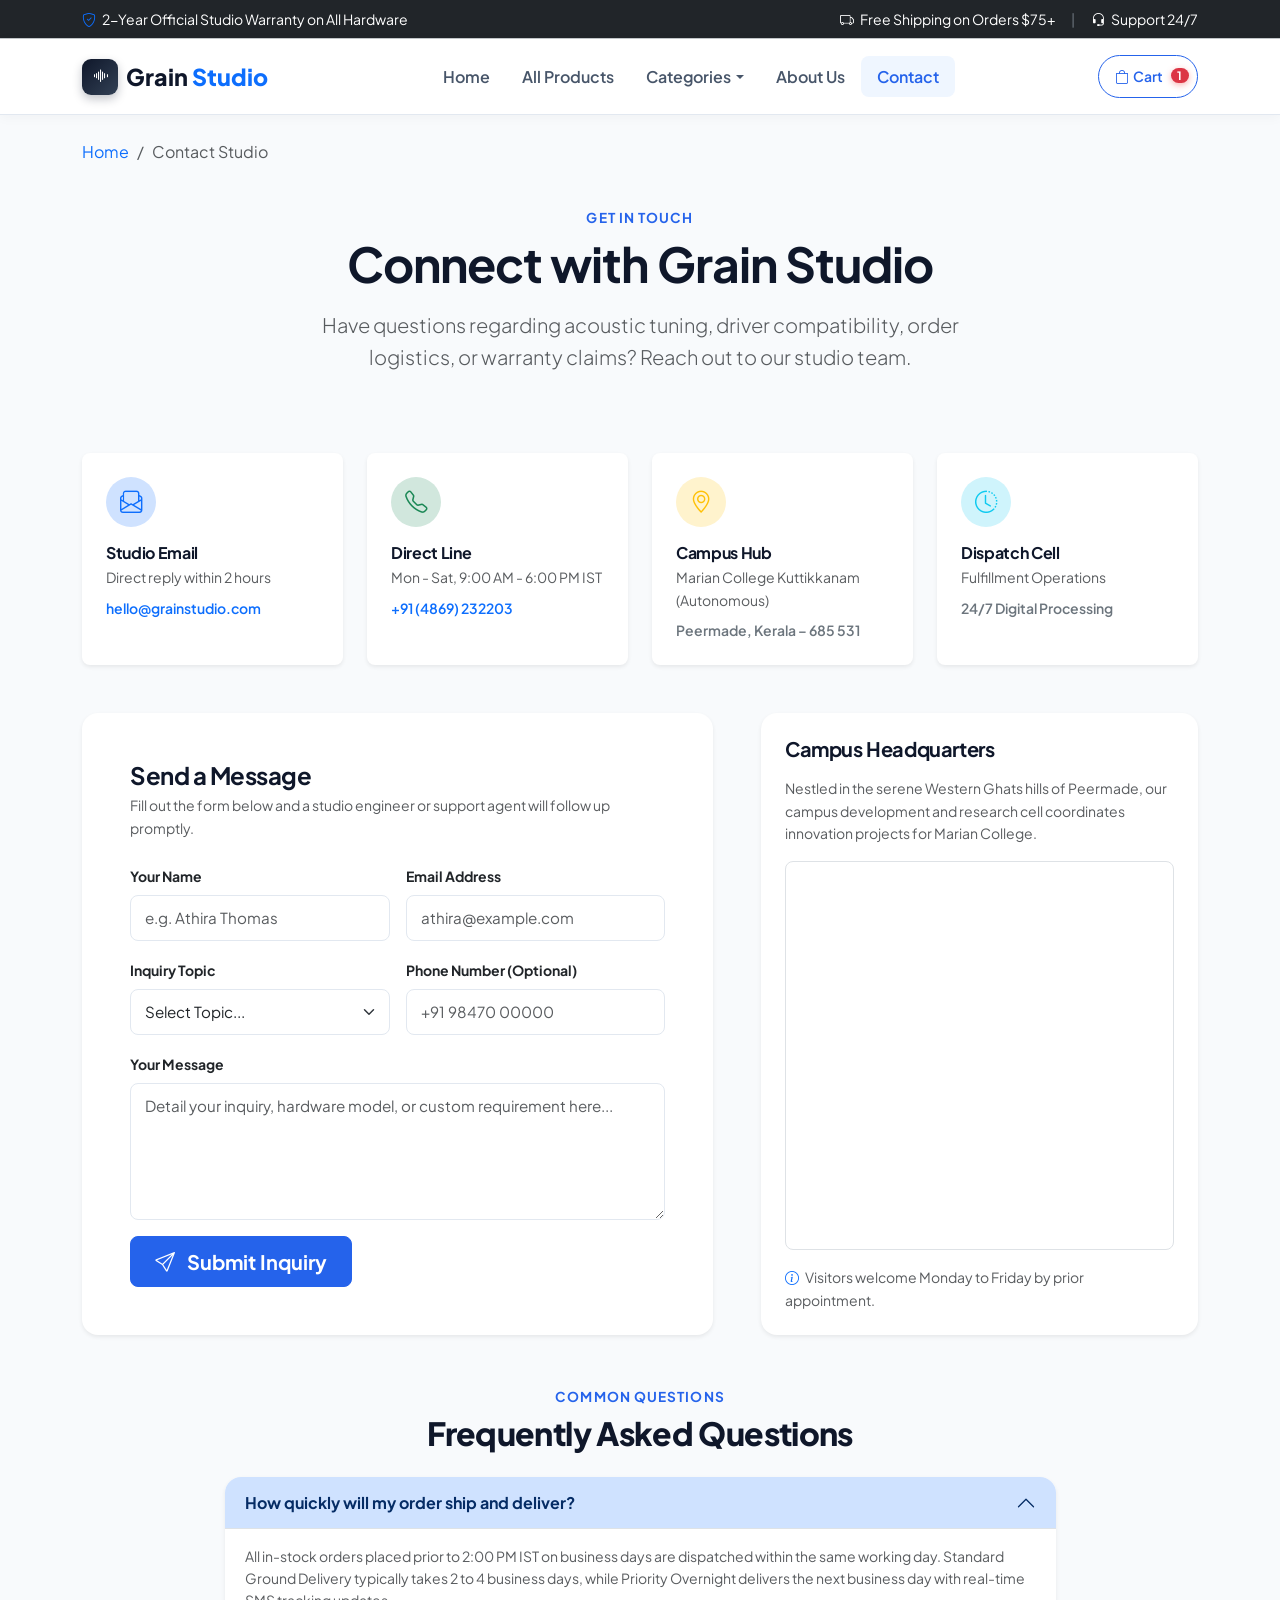
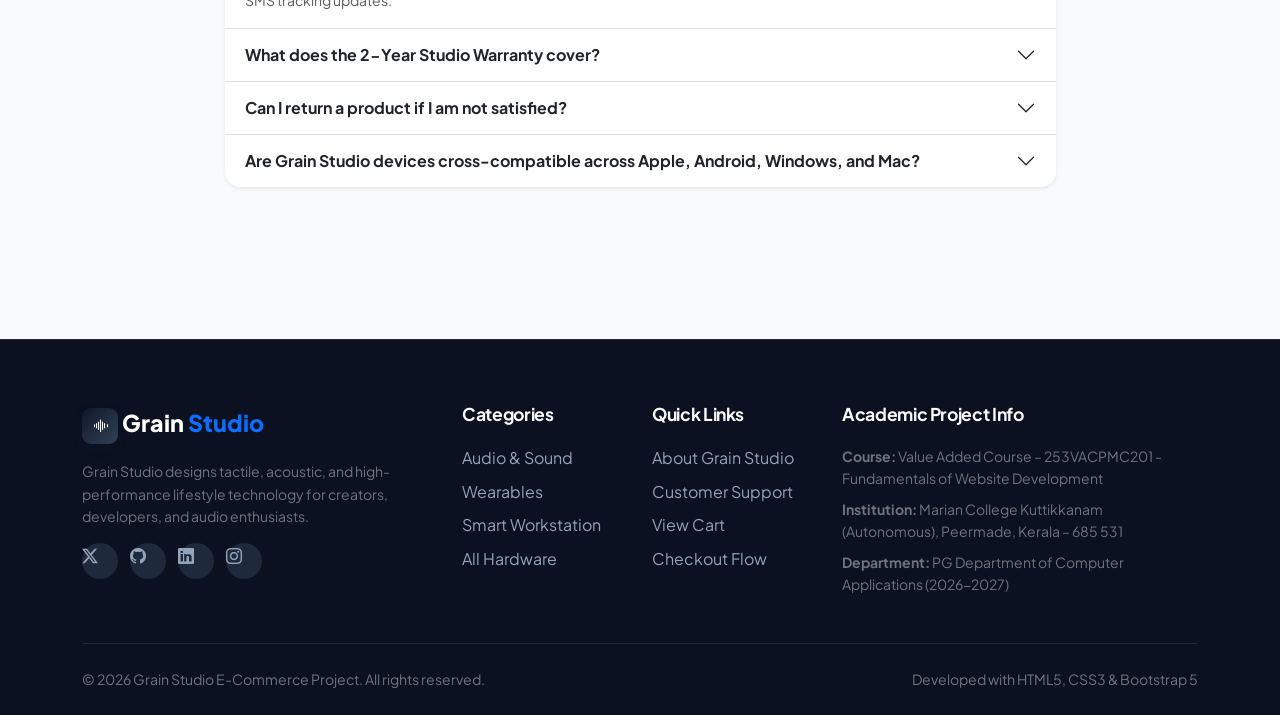
<file: contact.html>
<!DOCTYPE html>
<html lang="en">
<head>
  <meta charset="UTF-8">
  <meta name="viewport" content="width=device-width, initial-scale=1.0">
  <title>Contact Studio | Grain Studio Support</title>
  <!-- Google Fonts -->
  <link rel="preconnect" href="https://fonts.googleapis.com">
  <link rel="preconnect" href="https://fonts.gstatic.com" crossorigin>
  <link href="https://fonts.googleapis.com/css2?family=Plus+Jakarta+Sans:wght@400;500;600;700;800&display=swap" rel="stylesheet">
  <!-- Bootstrap 5 CSS -->
  <link href="https://cdn.jsdelivr.net/npm/bootstrap@5.3.3/dist/css/bootstrap.min.css" rel="stylesheet">
  <!-- Bootstrap Icons -->
  <link href="https://cdn.jsdelivr.net/npm/bootstrap-icons@1.11.3/font/bootstrap-icons.min.css" rel="stylesheet">
  <!-- Custom CSS -->
  <link rel="stylesheet" href="assets/css/style.css">
</head>
<body>

  <!-- Top Announcement Bar -->
  <div class="bg-dark text-white py-2 px-3 border-bottom border-secondary-subtle">
    <div class="container d-flex justify-content-between align-items-center small">
      <div>
        <i class="bi bi-shield-check text-primary me-1"></i> 2-Year Official Studio Warranty on All Hardware
      </div>
      <div class="d-none d-md-flex align-items-center gap-3">
        <span><i class="bi bi-truck me-1"></i> Free Shipping on Orders $75+</span>
        <span class="text-secondary">|</span>
        <a href="contact.html" class="text-white text-decoration-none"><i class="bi bi-headset me-1"></i> Support 24/7</a>
      </div>
    </div>
  </div>

  <!-- Navigation Bar -->
  <nav class="navbar navbar-expand-lg navbar-custom">
    <div class="container">
      <a class="navbar-brand" href="index.html">
        <span class="brand-icon"><i class="bi bi-soundwave"></i></span>
        <span>Grain <span class="text-primary">Studio</span></span>
      </a>
      
      <button class="navbar-toggler border-0 shadow-none" type="button" data-bs-toggle="collapse" data-bs-target="#navbarNovaContent">
        <span class="navbar-toggler-icon"></span>
      </button>

      <div class="collapse navbar-collapse" id="navbarNovaContent">
        <ul class="navbar-nav mx-auto mb-2 mb-lg-0">
          <li class="nav-item">
            <a class="nav-link" href="index.html">Home</a>
          </li>
          <li class="nav-item">
            <a class="nav-link" href="products.html">All Products</a>
          </li>
          <li class="nav-item dropdown">
            <a class="nav-link dropdown-toggle" href="#" role="button" data-bs-toggle="dropdown">Categories</a>
            <ul class="dropdown-menu shadow border-0 mt-2">
              <li><a class="dropdown-item py-2" href="products.html?category=audio"><i class="bi bi-headphones me-2 text-primary"></i> Audio & Sound</a></li>
              <li><a class="dropdown-item py-2" href="products.html?category=wearables"><i class="bi bi-smartwatch me-2 text-primary"></i> Wearables</a></li>
              <li><a class="dropdown-item py-2" href="products.html?category=workstation"><i class="bi bi-laptop me-2 text-primary"></i> Smart Workstation</a></li>
            </ul>
          </li>
          <li class="nav-item">
            <a class="nav-link" href="about.html">About Us</a>
          </li>
          <li class="nav-item">
            <a class="nav-link active" href="contact.html">Contact</a>
          </li>
        </ul>

        <div class="d-flex align-items-center gap-3">
          <a href="cart.html" class="btn btn-outline-primary btn-sm rounded-pill px-3 cart-btn-badge">
            <i class="bi bi-bag me-1"></i> Cart
            <span class="cart-count badge rounded-pill bg-danger" style="display: none;">0</span>
          </a>
        </div>
      </div>
    </div>
  </nav>

  <main class="py-4">
    <div class="container">
      <!-- Breadcrumb -->
      <nav aria-label="breadcrumb" class="mb-4">
        <ol class="breadcrumb mb-0">
          <li class="breadcrumb-item"><a href="index.html" class="text-decoration-none">Home</a></li>
          <li class="breadcrumb-item active" aria-current="page">Contact Studio</li>
        </ol>
      </nav>

      <!-- Page Header -->
      <div class="text-center py-3 mb-5">
        <span class="section-subtitle">Get in Touch</span>
        <h1 class="display-5 fw-bold mb-3">Connect with Grain Studio</h1>
        <p class="lead text-muted mx-auto" style="max-width: 640px;">
          Have questions regarding acoustic tuning, driver compatibility, order logistics, or warranty claims? Reach out to our studio team.
        </p>
      </div>

      <!-- Contact Info Cards -->
      <div class="row g-4 mb-5">
        <div class="col-md-6 col-lg-3">
          <div class="card h-100 border-0 shadow-sm p-4 rounded-3">
            <div class="rounded-circle bg-primary-subtle text-primary d-inline-flex align-items-center justify-content-center mb-3" style="width: 50px; height: 50px; font-size: 1.4rem;">
              <i class="bi bi-envelope-paper"></i>
            </div>
            <h6 class="fw-bold mb-1">Studio Email</h6>
            <p class="small text-muted mb-2">Direct reply within 2 hours</p>
            <a href="mailto:hello@grainstudio.com" class="text-primary text-decoration-none small fw-semibold">hello@grainstudio.com</a>
          </div>
        </div>
        <div class="col-md-6 col-lg-3">
          <div class="card h-100 border-0 shadow-sm p-4 rounded-3">
            <div class="rounded-circle bg-success-subtle text-success d-inline-flex align-items-center justify-content-center mb-3" style="width: 50px; height: 50px; font-size: 1.4rem;">
              <i class="bi bi-telephone"></i>
            </div>
            <h6 class="fw-bold mb-1">Direct Line</h6>
            <p class="small text-muted mb-2">Mon - Sat, 9:00 AM - 6:00 PM IST</p>
            <a href="tel:+914869232203" class="text-primary text-decoration-none small fw-semibold">+91 (4869) 232203</a>
          </div>
        </div>
        <div class="col-md-6 col-lg-3">
          <div class="card h-100 border-0 shadow-sm p-4 rounded-3">
            <div class="rounded-circle bg-warning-subtle text-warning d-inline-flex align-items-center justify-content-center mb-3" style="width: 50px; height: 50px; font-size: 1.4rem;">
              <i class="bi bi-geo-alt"></i>
            </div>
            <h6 class="fw-bold mb-1">Campus Hub</h6>
            <p class="small text-muted mb-2">Marian College Kuttikkanam (Autonomous)</p>
            <span class="text-secondary small fw-semibold">Peermade, Kerala – 685 531</span>
          </div>
        </div>
        <div class="col-md-6 col-lg-3">
          <div class="card h-100 border-0 shadow-sm p-4 rounded-3">
            <div class="rounded-circle bg-info-subtle text-info d-inline-flex align-items-center justify-content-center mb-3" style="width: 50px; height: 50px; font-size: 1.4rem;">
              <i class="bi bi-clock-history"></i>
            </div>
            <h6 class="fw-bold mb-1">Dispatch Cell</h6>
            <p class="small text-muted mb-2">Fulfillment Operations</p>
            <span class="text-secondary small fw-semibold">24/7 Digital Processing</span>
          </div>
        </div>
      </div>

      <!-- Main Form & Map Section -->
      <div class="row g-5 mb-5">
        <!-- Interactive Contact Form -->
        <div class="col-lg-7">
          <div class="card border-0 shadow-sm rounded-4 p-4 p-md-5">
            <h4 class="fw-bold mb-1">Send a Message</h4>
            <p class="text-muted small mb-4">Fill out the form below and a studio engineer or support agent will follow up promptly.</p>

            <form id="contactForm" class="needs-validation" novalidate>
              <div class="row g-3">
                <div class="col-md-6">
                  <label for="contactName" class="form-label small fw-bold">Your Name</label>
                  <input type="text" class="form-control" id="contactName" placeholder="e.g. Athira Thomas" required>
                  <div class="invalid-feedback">Please enter your name.</div>
                </div>
                <div class="col-md-6">
                  <label for="contactEmail" class="form-label small fw-bold">Email Address</label>
                  <input type="email" class="form-control" id="contactEmail" placeholder="athira@example.com" required>
                  <div class="invalid-feedback">Please enter a valid email address.</div>
                </div>
                <div class="col-md-6">
                  <label for="contactSubject" class="form-label small fw-bold">Inquiry Topic</label>
                  <select class="form-select" id="contactSubject" required>
                    <option value="">Select Topic...</option>
                    <option value="product">Hardware Inquiries & Acoustic Specs</option>
                    <option value="order">Order Tracking & Dispatch Status</option>
                    <option value="warranty">Warranty Claim or Technical RMA</option>
                    <option value="academic">Academic & Studio Bulk Orders</option>
                    <option value="feedback">General Feedback</option>
                  </select>
                  <div class="invalid-feedback">Please select a topic.</div>
                </div>
                <div class="col-md-6">
                  <label for="contactPhone" class="form-label small fw-bold">Phone Number (Optional)</label>
                  <input type="tel" class="form-control" id="contactPhone" placeholder="+91 98470 00000">
                </div>
                <div class="col-12">
                  <label for="contactMessage" class="form-label small fw-bold">Your Message</label>
                  <textarea class="form-control" id="contactMessage" rows="5" placeholder="Detail your inquiry, hardware model, or custom requirement here..." required></textarea>
                  <div class="invalid-feedback">Please write a message before submitting.</div>
                </div>
                <div class="col-12">
                  <button type="submit" class="btn btn-primary btn-lg px-4 fw-bold">
                    <i class="bi bi-send me-2"></i> Submit Inquiry
                  </button>
                </div>
              </div>
            </form>
          </div>
        </div>

        <!-- Embedded Map / Office Location -->
        <div class="col-lg-5">
          <div class="card border-0 shadow-sm rounded-4 p-4 h-100 d-flex flex-column">
            <h5 class="fw-bold mb-3">Campus Headquarters</h5>
            <p class="small text-muted mb-3">
              Nestled in the serene Western Ghats hills of Peermade, our campus development and research cell coordinates innovation projects for Marian College.
            </p>
            <div class="rounded-3 overflow-hidden flex-grow-1 border" style="min-height: 280px;">
              <iframe 
                src="https://www.google.com/maps/embed?pb=!1m18!1m12!1m3!1d15730.076891081702!2d76.9745582!3d9.5855217!2m3!1f0!2f0!3f0!3m2!1i1024!2i768!4f13.1!3m3!1m2!1s0x3b064c577a421453%3A0x8682e0717da9d691!2sMarian%20College%20Kuttikkanam%20(Autonomous)!5e0!3m2!1sen!2sin!4v1700000000000!5m2!1sen!2sin" 
                width="100%" 
                height="100%" 
                style="border:0; min-height: 280px;" 
                allowfullscreen="" 
                loading="lazy" 
                referrerpolicy="no-referrer-when-downgrade">
              </iframe>
            </div>
            <div class="mt-3 small text-muted">
              <i class="bi bi-info-circle text-primary me-1"></i> Visitors welcome Monday to Friday by prior appointment.
            </div>
          </div>
        </div>
      </div>

      <!-- FAQ Accordion Section -->
      <div class="mb-5 pb-3">
        <div class="section-header text-center mb-4">
          <span class="section-subtitle">Common Questions</span>
          <h2 class="section-title">Frequently Asked Questions</h2>
        </div>

        <div class="row justify-content-center">
          <div class="col-lg-9">
            <div class="accordion shadow-sm rounded-4 overflow-hidden" id="faqAccordion">
              
              <!-- FAQ Item 1 -->
              <div class="accordion-item border-0 border-bottom">
                <h2 class="accordion-header" id="headingOne">
                  <button class="accordion-button fw-bold py-3" type="button" data-bs-toggle="collapse" data-bs-target="#collapseOne" aria-expanded="true" aria-controls="collapseOne">
                    How quickly will my order ship and deliver?
                  </button>
                </h2>
                <div id="collapseOne" class="accordion-collapse collapse show" aria-labelledby="headingOne" data-bs-parent="#faqAccordion">
                  <div class="accordion-body text-muted leading-relaxed small">
                    All in-stock orders placed prior to 2:00 PM IST on business days are dispatched within the same working day. Standard Ground Delivery typically takes 2 to 4 business days, while Priority Overnight delivers the next business day with real-time SMS tracking updates.
                  </div>
                </div>
              </div>

              <!-- FAQ Item 2 -->
              <div class="accordion-item border-0 border-bottom">
                <h2 class="accordion-header" id="headingTwo">
                  <button class="accordion-button collapsed fw-bold py-3" type="button" data-bs-toggle="collapse" data-bs-target="#collapseTwo" aria-expanded="false" aria-controls="collapseTwo">
                    What does the 2-Year Studio Warranty cover?
                  </button>
                </h2>
                <div id="collapseTwo" class="accordion-collapse collapse" aria-labelledby="headingTwo" data-bs-parent="#faqAccordion">
                  <div class="accordion-body text-muted leading-relaxed small">
                    Our 2-Year Studio Warranty covers internal driver defects, optical sensor calibration faults, battery cell capacity degrading below 80% of original health, and electronic charging components. Replacements are issued with prepaid reverse shipping.
                  </div>
                </div>
              </div>

              <!-- FAQ Item 3 -->
              <div class="accordion-item border-0 border-bottom">
                <h2 class="accordion-header" id="headingThree">
                  <button class="accordion-button collapsed fw-bold py-3" type="button" data-bs-toggle="collapse" data-bs-target="#collapseThree" aria-expanded="false" aria-controls="collapseThree">
                    Can I return a product if I am not satisfied?
                  </button>
                </h2>
                <div id="collapseThree" class="accordion-collapse collapse" aria-labelledby="headingThree" data-bs-parent="#faqAccordion">
                  <div class="accordion-body text-muted leading-relaxed small">
                    Yes! We provide a 30-Day Risk-Free Trial. If you are not completely delighted with your purchase, initiate a return via our portal for a 100% full refund with zero restocking penalties. The device must simply include all original packaging and accessories.
                  </div>
                </div>
              </div>

              <!-- FAQ Item 4 -->
              <div class="accordion-item border-0">
                <h2 class="accordion-header" id="headingFour">
                  <button class="accordion-button collapsed fw-bold py-3" type="button" data-bs-toggle="collapse" data-bs-target="#collapseFour" aria-expanded="false" aria-controls="collapseFour">
                    Are Grain Studio devices cross-compatible across Apple, Android, Windows, and Mac?
                  </button>
                </h2>
                <div id="collapseFour" class="accordion-collapse collapse" aria-labelledby="headingFour" data-bs-parent="#faqAccordion">
                  <div class="accordion-body text-muted leading-relaxed small">
                    Every Grain Studio audio device, smartwatch, and mechanical keyboard utilizes open-standard Bluetooth 5.2/5.3 and USB Type-C protocols. They sync seamlessly with iOS, iPadOS, macOS, Android, Windows 11, and Linux workstations with zero driver friction.
                  </div>
                </div>
              </div>

            </div>
          </div>
        </div>
      </div>
    </div>
  </main>

  <!-- Footer -->
  <footer class="footer-custom">
    <div class="container">
      <div class="row g-4">
        <div class="col-lg-4">
          <a class="navbar-brand text-white mb-3" href="index.html">
            <span class="brand-icon"><i class="bi bi-soundwave"></i></span>
            <span class="text-white">Grain <span class="text-primary">Studio</span></span>
          </a>
          <p class="small text-secondary mb-3">
            Grain Studio designs tactile, acoustic, and high-performance lifestyle technology for creators, developers, and audio enthusiasts.
          </p>
          <div class="social-links">
            <a href="#" class="social-btn"><i class="bi bi-twitter-x"></i></a>
            <a href="#" class="social-btn"><i class="bi bi-github"></i></a>
            <a href="#" class="social-btn"><i class="bi bi-linkedin"></i></a>
            <a href="#" class="social-btn"><i class="bi bi-instagram"></i></a>
          </div>
        </div>

        <div class="col-6 col-lg-2">
          <h5>Categories</h5>
          <ul class="list-unstyled">
            <li><a href="products.html?category=audio">Audio & Sound</a></li>
            <li><a href="products.html?category=wearables">Wearables</a></li>
            <li><a href="products.html?category=workstation">Smart Workstation</a></li>
            <li><a href="products.html">All Hardware</a></li>
          </ul>
        </div>

        <div class="col-6 col-lg-2">
          <h5>Quick Links</h5>
          <ul class="list-unstyled">
            <li><a href="about.html">About Grain Studio</a></li>
            <li><a href="contact.html">Customer Support</a></li>
            <li><a href="cart.html">View Cart</a></li>
            <li><a href="checkout.html">Checkout Flow</a></li>
          </ul>
        </div>

        <div class="col-lg-4">
          <h5>Academic Project Info</h5>
          <p class="small text-secondary mb-2">
            <strong>Course:</strong> Value Added Course – 253VACPMC201 - Fundamentals of Website Development
          </p>
          <p class="small text-secondary mb-2">
            <strong>Institution:</strong> Marian College Kuttikkanam (Autonomous), Peermade, Kerala – 685 531
          </p>
          <p class="small text-secondary mb-0">
            <strong>Department:</strong> PG Department of Computer Applications (2026-2027)
          </p>
        </div>
      </div>

      <div class="footer-bottom d-flex flex-wrap justify-content-between align-items-center text-secondary">
        <div>
          &copy; 2026 Grain Studio E-Commerce Project. All rights reserved.
        </div>
        <div>
          Developed with HTML5, CSS3 & Bootstrap 5
        </div>
      </div>
    </div>
  </footer>

  <!-- Bootstrap 5 JS Bundle -->
  <script src="https://cdn.jsdelivr.net/npm/bootstrap@5.3.3/dist/js/bootstrap.bundle.min.js"></script>
  <!-- Catalog Data & Main Logic -->
  <script src="assets/js/products-data.js"></script>
  <script src="assets/js/main.js"></script>
  <script>
    // Contact Form Controller
    document.addEventListener('DOMContentLoaded', () => {
      const form = document.getElementById('contactForm');
      form.addEventListener('submit', (e) => {
        e.preventDefault();
        e.stopPropagation();

        if (!form.checkValidity()) {
          form.classList.add('was-validated');
          return;
        }

        form.classList.add('was-validated');
        const name = document.getElementById('contactName').value;
        showToast(`Thank you, ${name}! Your inquiry has been received. Studio Ticket #GS-${Math.floor(1000 + Math.random() * 9000)} created.`, 'success');
        
        setTimeout(() => {
          form.reset();
          form.classList.remove('was-validated');
        }, 1200);
      });
    });
  </script>
</body>
</html>
</file>
<file: assets/css/style.css>
/* NovaTech Custom Stylesheet - Enhancing Bootstrap 5 */
:root {
  --primary-color: #2563eb;
  --primary-dark: #1d4ed8;
  --primary-light: #eff6ff;
  --accent-color: #f59e0b;
  --accent-light: #fef3c7;
  --success-color: #10b981;
  --dark-color: #0f172a;
  --text-muted: #64748b;
  --bg-light: #f8fafc;
  --card-border: #e2e8f0;
  --card-shadow: 0 4px 16px rgba(15, 23, 42, 0.06);
  --card-shadow-hover: 0 12px 28px rgba(37, 99, 235, 0.12);
  --radius-sm: 8px;
  --radius-md: 12px;
  --radius-lg: 16px;
  --transition: all 0.25s ease-in-out;
}

body {
  font-family: 'Plus Jakarta Sans', system-ui, -apple-system, 'Segoe UI', Roboto, Helvetica, Arial, sans-serif;
  color: #334155;
  background-color: var(--bg-light);
  line-height: 1.6;
  min-height: 100vh;
  display: flex;
  flex-direction: column;
}

main {
  flex: 1 0 auto;
}

/* Custom Typography */
h1, h2, h3, h4, h5, h6 {
  color: var(--dark-color);
  font-weight: 700;
  letter-spacing: -0.02em;
}

/* Customized Navbar */
.navbar-custom {
  background: #ffffff;
  border-bottom: 1px solid var(--card-border);
  box-shadow: 0 2px 12px rgba(15, 23, 42, 0.04);
  padding: 0.85rem 0;
  position: sticky;
  top: 0;
  z-index: 1030;
}

.navbar-brand {
  font-size: 1.45rem;
  font-weight: 800;
  color: var(--dark-color) !important;
  display: flex;
  align-items: center;
  gap: 0.5rem;
}

.brand-icon {
  width: 36px;
  height: 36px;
  background: linear-gradient(135deg, #0f172a, #334155);
  color: #ffffff;
  border-radius: 9px;
  display: inline-flex;
  align-items: center;
  justify-content: center;
  font-size: 1.05rem;
  box-shadow: 0 4px 10px rgba(15, 23, 42, 0.25);
  letter-spacing: -0.05em;
  font-weight: 800;
}

.nav-link {
  font-weight: 600;
  color: #475569 !important;
  padding: 0.5rem 1rem !important;
  border-radius: var(--radius-sm);
  transition: var(--transition);
}

.nav-link:hover, .nav-link.active {
  color: var(--primary-color) !important;
  background-color: var(--primary-light);
}

.cart-btn-badge {
  position: relative;
  display: inline-flex;
  align-items: center;
  justify-content: center;
}

.cart-count {
  position: absolute;
  top: -6px;
  right: -8px;
  background-color: #ef4444;
  color: #ffffff;
  font-size: 0.72rem;
  font-weight: 700;
  border-radius: 9999px;
  padding: 2px 6px;
  min-width: 18px;
  line-height: 1;
  box-shadow: 0 2px 6px rgba(239, 68, 68, 0.4);
}

/* Custom Buttons */
.btn-primary {
  background-color: var(--primary-color);
  border-color: var(--primary-color);
  font-weight: 600;
  border-radius: var(--radius-sm);
  padding: 0.6rem 1.4rem;
  transition: var(--transition);
}

.btn-primary:hover, .btn-primary:focus {
  background-color: var(--primary-dark);
  border-color: var(--primary-dark);
  transform: translateY(-1px);
  box-shadow: 0 4px 14px rgba(37, 99, 235, 0.3);
}

.btn-outline-primary {
  color: var(--primary-color);
  border-color: var(--primary-color);
  font-weight: 600;
  border-radius: var(--radius-sm);
  padding: 0.6rem 1.4rem;
  transition: var(--transition);
}

.btn-outline-primary:hover {
  background-color: var(--primary-color);
  border-color: var(--primary-color);
  color: #ffffff;
}

/* Hero Section */
.hero-section {
  background: linear-gradient(135deg, #0f172a 0%, #1e293b 100%);
  color: #ffffff;
  padding: 4.5rem 0 4rem;
  position: relative;
  overflow: hidden;
}

.hero-section::before {
  content: '';
  position: absolute;
  top: -20%;
  right: -10%;
  width: 500px;
  height: 500px;
  background: radial-gradient(circle, rgba(37, 99, 235, 0.3) 0%, rgba(37, 99, 235, 0) 70%);
  border-radius: 50%;
  z-index: 1;
}

.hero-content {
  position: relative;
  z-index: 2;
}

.hero-badge {
  display: inline-flex;
  align-items: center;
  gap: 0.5rem;
  padding: 0.35rem 0.85rem;
  background: rgba(37, 99, 235, 0.2);
  border: 1px solid rgba(59, 130, 246, 0.4);
  color: #93c5fd;
  border-radius: 9999px;
  font-size: 0.85rem;
  font-weight: 600;
  margin-bottom: 1.25rem;
}

.hero-img-container {
  position: relative;
  z-index: 2;
}

.hero-img {
  border-radius: var(--radius-lg);
  box-shadow: 0 20px 40px rgba(0, 0, 0, 0.4);
  object-fit: cover;
  width: 100%;
  max-height: 420px;
  border: 2px solid rgba(255, 255, 255, 0.1);
}

/* Feature Badges Bar */
.features-bar {
  background: #ffffff;
  border-bottom: 1px solid var(--card-border);
  padding: 2rem 0;
}

.feature-box {
  display: flex;
  align-items: center;
  gap: 1rem;
}

.feature-icon-wrapper {
  width: 52px;
  height: 52px;
  background-color: var(--primary-light);
  color: var(--primary-color);
  border-radius: var(--radius-md);
  display: flex;
  align-items: center;
  justify-content: center;
  font-size: 1.5rem;
  flex-shrink: 0;
}

/* Product Cards */
.product-card {
  background: #ffffff;
  border: 1px solid var(--card-border);
  border-radius: var(--radius-md);
  box-shadow: var(--card-shadow);
  transition: var(--transition);
  height: 100%;
  display: flex;
  flex-direction: column;
  position: relative;
  overflow: hidden;
}

.product-card:hover {
  transform: translateY(-5px);
  box-shadow: var(--card-shadow-hover);
  border-color: #cbd5e1;
}

.card-img-wrap {
  position: relative;
  background: #f1f5f9;
  height: 230px;
  overflow: hidden;
  display: flex;
  align-items: center;
  justify-content: center;
}

.card-img-wrap img {
  width: 100%;
  height: 100%;
  object-fit: cover;
  transition: transform 0.4s ease;
}

.product-card:hover .card-img-wrap img {
  transform: scale(1.06);
}

.product-badge-overlay {
  position: absolute;
  top: 12px;
  left: 12px;
  z-index: 2;
}

.quick-view-overlay {
  position: absolute;
  bottom: -45px;
  left: 0;
  right: 0;
  display: flex;
  justify-content: center;
  padding: 8px;
  background: linear-gradient(to top, rgba(15, 23, 42, 0.7), transparent);
  transition: bottom 0.3s ease;
  z-index: 2;
}

.product-card:hover .quick-view-overlay {
  bottom: 0;
}

.product-card-body {
  padding: 1.25rem;
  display: flex;
  flex-direction: column;
  flex-grow: 1;
}

.product-category-tag {
  font-size: 0.78rem;
  font-weight: 700;
  text-transform: uppercase;
  color: var(--primary-color);
  letter-spacing: 0.05em;
  margin-bottom: 0.35rem;
}

.product-title {
  font-size: 1.05rem;
  font-weight: 700;
  margin-bottom: 0.5rem;
  line-height: 1.35;
}

.product-title a {
  color: var(--dark-color);
  text-decoration: none;
  transition: color 0.2s;
}

.product-title a:hover {
  color: var(--primary-color);
}

.rating-stars {
  color: var(--accent-color);
  font-size: 0.85rem;
  display: flex;
  align-items: center;
  gap: 0.2rem;
  margin-bottom: 0.75rem;
}

.rating-count {
  color: var(--text-muted);
  font-size: 0.8rem;
  margin-left: 0.35rem;
}

.product-pricing {
  margin-top: auto;
  display: flex;
  align-items: baseline;
  gap: 0.5rem;
  margin-bottom: 1rem;
}

.current-price {
  font-size: 1.35rem;
  font-weight: 800;
  color: var(--dark-color);
}

.original-price {
  font-size: 0.95rem;
  color: var(--text-muted);
  text-decoration: line-through;
}

/* Category Cards */
.category-card {
  position: relative;
  border-radius: var(--radius-md);
  overflow: hidden;
  height: 220px;
  box-shadow: var(--card-shadow);
  transition: var(--transition);
  display: block;
  text-decoration: none;
}

.category-card:hover {
  transform: translateY(-4px);
  box-shadow: var(--card-shadow-hover);
}

.category-card img {
  width: 100%;
  height: 100%;
  object-fit: cover;
  transition: transform 0.4s ease;
}

.category-card:hover img {
  transform: scale(1.08);
}

.category-overlay {
  position: absolute;
  inset: 0;
  background: linear-gradient(to top, rgba(15, 23, 42, 0.85) 0%, rgba(15, 23, 42, 0.2) 60%, transparent 100%);
  display: flex;
  flex-direction: column;
  justify-content: flex-end;
  padding: 1.5rem;
  color: #ffffff;
}

.category-overlay h4 {
  color: #ffffff;
  margin-bottom: 0.25rem;
}

.category-overlay span {
  font-size: 0.88rem;
  color: #93c5fd;
  font-weight: 600;
}

/* Section Header */
.section-header {
  margin-bottom: 2.5rem;
}

.section-subtitle {
  font-size: 0.85rem;
  font-weight: 700;
  text-transform: uppercase;
  color: var(--primary-color);
  letter-spacing: 0.08em;
  display: inline-block;
  margin-bottom: 0.4rem;
}

.section-title {
  font-size: 2rem;
  font-weight: 800;
  color: var(--dark-color);
}

/* Product Details Page Styles */
.product-gallery-main {
  background: #ffffff;
  border: 1px solid var(--card-border);
  border-radius: var(--radius-md);
  overflow: hidden;
  padding: 1.5rem;
  text-align: center;
  box-shadow: var(--card-shadow);
}

.product-gallery-main img {
  max-width: 100%;
  max-height: 450px;
  object-fit: contain;
}

.product-thumb-grid {
  display: flex;
  gap: 0.75rem;
  margin-top: 1rem;
}

.product-thumb {
  width: 75px;
  height: 75px;
  border: 2px solid var(--card-border);
  border-radius: var(--radius-sm);
  overflow: hidden;
  cursor: pointer;
  background: #ffffff;
  padding: 4px;
  transition: var(--transition);
}

.product-thumb.active, .product-thumb:hover {
  border-color: var(--primary-color);
}

.product-thumb img {
  width: 100%;
  height: 100%;
  object-fit: cover;
  border-radius: 4px;
}

.quantity-control {
  display: inline-flex;
  border: 1px solid var(--card-border);
  border-radius: var(--radius-sm);
  overflow: hidden;
  background: #ffffff;
}

.quantity-btn {
  background: #f1f5f9;
  border: none;
  width: 38px;
  height: 38px;
  font-weight: 700;
  color: var(--dark-color);
  cursor: pointer;
  display: flex;
  align-items: center;
  justify-content: center;
  transition: background-color 0.2s;
}

.quantity-btn:hover {
  background: #e2e8f0;
}

.quantity-input {
  width: 50px;
  border: none;
  text-align: center;
  font-weight: 600;
  font-size: 0.95rem;
  color: var(--dark-color);
}

/* Cart Page Styles */
.cart-table th {
  background-color: #f1f5f9;
  font-weight: 700;
  color: var(--dark-color);
  font-size: 0.88rem;
  text-transform: uppercase;
  border-top: none;
  padding: 1rem;
}

.cart-table td {
  padding: 1.25rem 1rem;
  vertical-align: middle;
}

.cart-item-img {
  width: 72px;
  height: 72px;
  object-fit: cover;
  border-radius: var(--radius-sm);
  border: 1px solid var(--card-border);
}

.order-summary-card {
  background: #ffffff;
  border: 1px solid var(--card-border);
  border-radius: var(--radius-md);
  padding: 1.75rem;
  box-shadow: var(--card-shadow);
}

/* Checkout Page Styles */
.checkout-card {
  background: #ffffff;
  border: 1px solid var(--card-border);
  border-radius: var(--radius-md);
  padding: 2rem;
  box-shadow: var(--card-shadow);
  margin-bottom: 1.75rem;
}

.payment-method-card {
  border: 2px solid var(--card-border);
  border-radius: var(--radius-sm);
  padding: 1rem;
  cursor: pointer;
  transition: var(--transition);
  display: flex;
  align-items: center;
  gap: 0.85rem;
}

.payment-method-card:hover {
  border-color: #94a3b8;
}

.payment-method-card.active {
  border-color: var(--primary-color);
  background-color: var(--primary-light);
}

/* Custom Form Controls */
.form-control, .form-select {
  border-radius: var(--radius-sm);
  border: 1px solid var(--card-border);
  padding: 0.65rem 0.9rem;
  font-size: 0.95rem;
  transition: var(--transition);
}

.form-control:focus, .form-select:focus {
  border-color: var(--primary-color);
  box-shadow: 0 0 0 3px rgba(37, 99, 235, 0.15);
}

/* Toast Container */
.toast-container-custom {
  position: fixed;
  bottom: 24px;
  right: 24px;
  z-index: 1090;
}

/* Footer */
.footer-custom {
  background-color: #0b1120;
  color: #94a3b8;
  padding: 4rem 0 1.5rem;
  margin-top: 4rem;
  border-top: 1px solid #1e293b;
}

.footer-custom h5 {
  color: #f8fafc;
  font-size: 1.1rem;
  margin-bottom: 1.25rem;
}

.footer-custom a {
  color: #94a3b8;
  text-decoration: none;
  transition: color 0.2s;
  display: inline-block;
  margin-bottom: 0.5rem;
}

.footer-custom a:hover {
  color: #ffffff;
}

.footer-bottom {
  border-top: 1px solid #1e293b;
  padding-top: 1.5rem;
  margin-top: 3rem;
  font-size: 0.88rem;
}

.social-links {
  display: flex;
  gap: 0.75rem;
}

.social-btn {
  width: 36px;
  height: 36px;
  border-radius: 50%;
  background: #1e293b;
  color: #94a3b8;
  display: flex;
  align-items: center;
  justify-content: center;
  transition: var(--transition);
}

.social-btn:hover {
  background: var(--primary-color);
  color: #ffffff;
  transform: translateY(-2px);
}

/* Responsive tweaks */
@media (max-width: 768px) {
  .hero-section {
    padding: 3rem 0;
    text-align: center;
  }
  .hero-buttons {
    justify-content: center;
  }
  .section-title {
    font-size: 1.6rem;
  }
}
</file>
